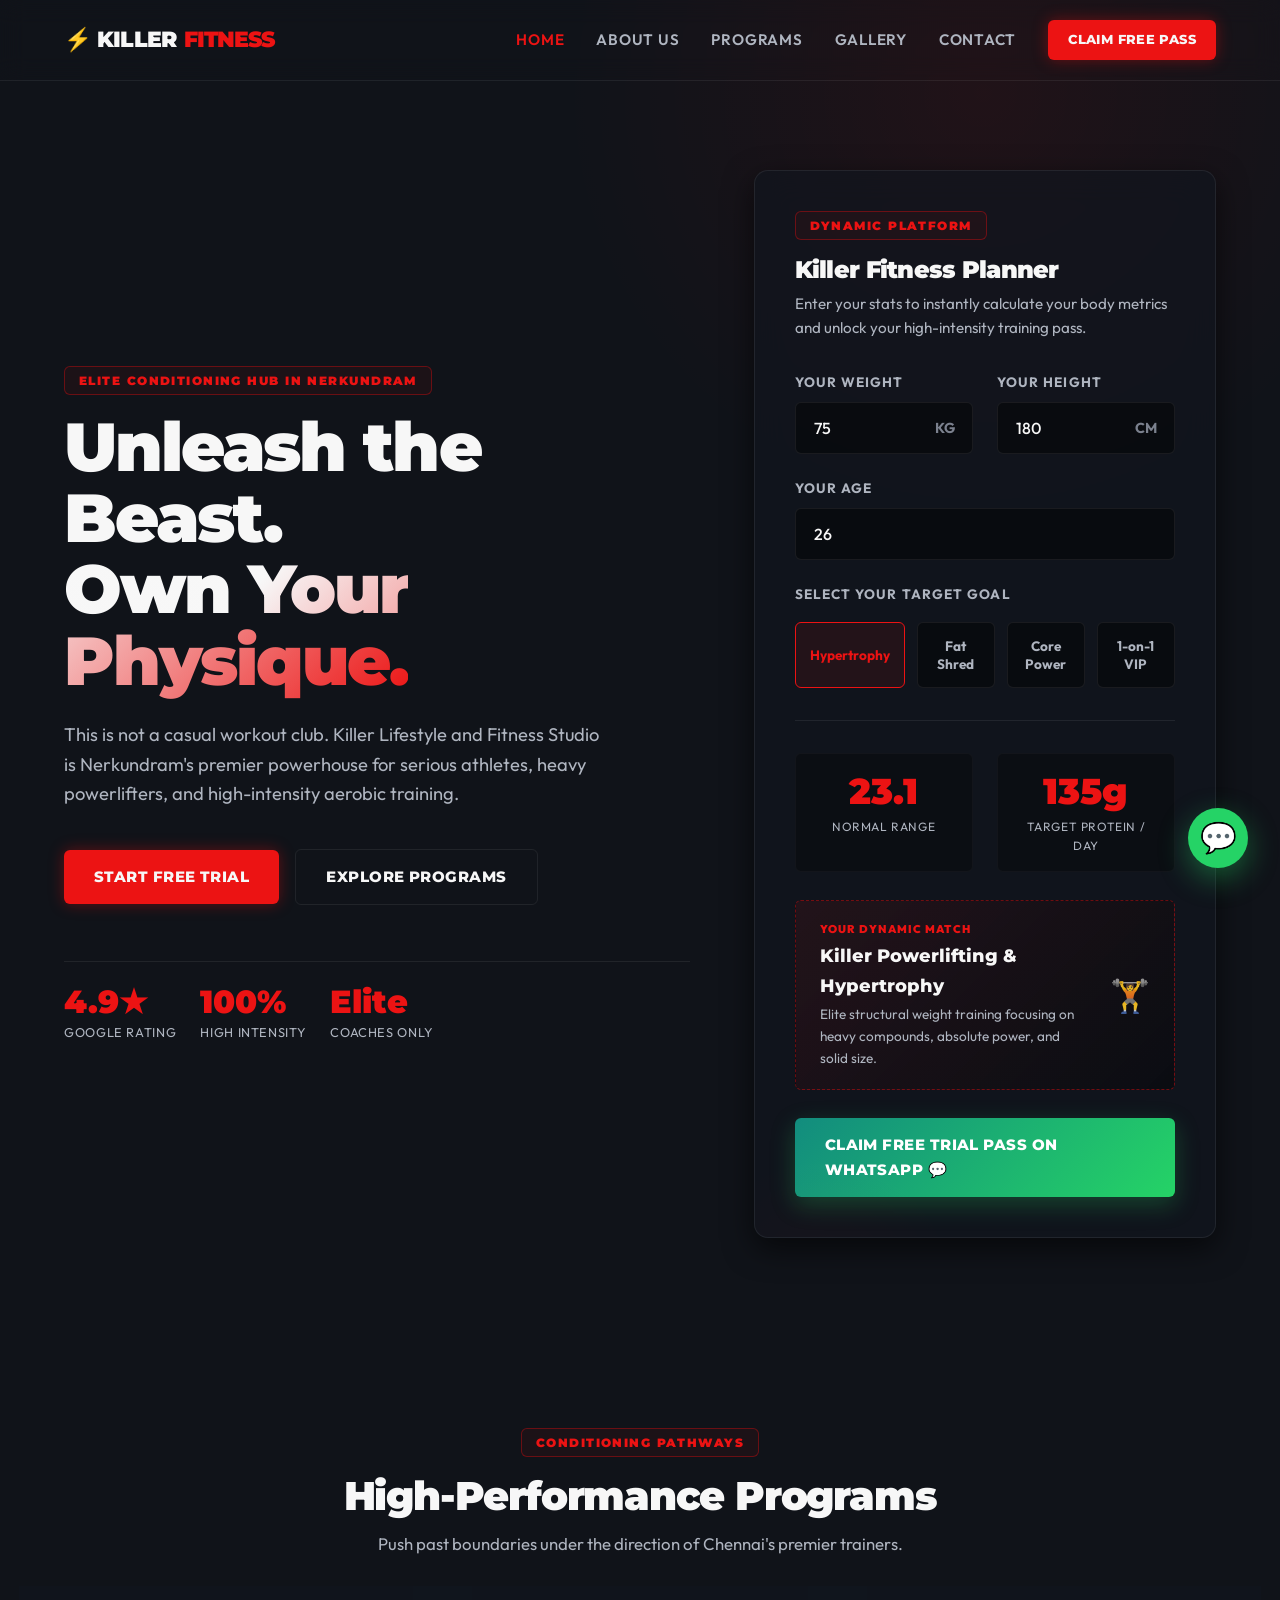
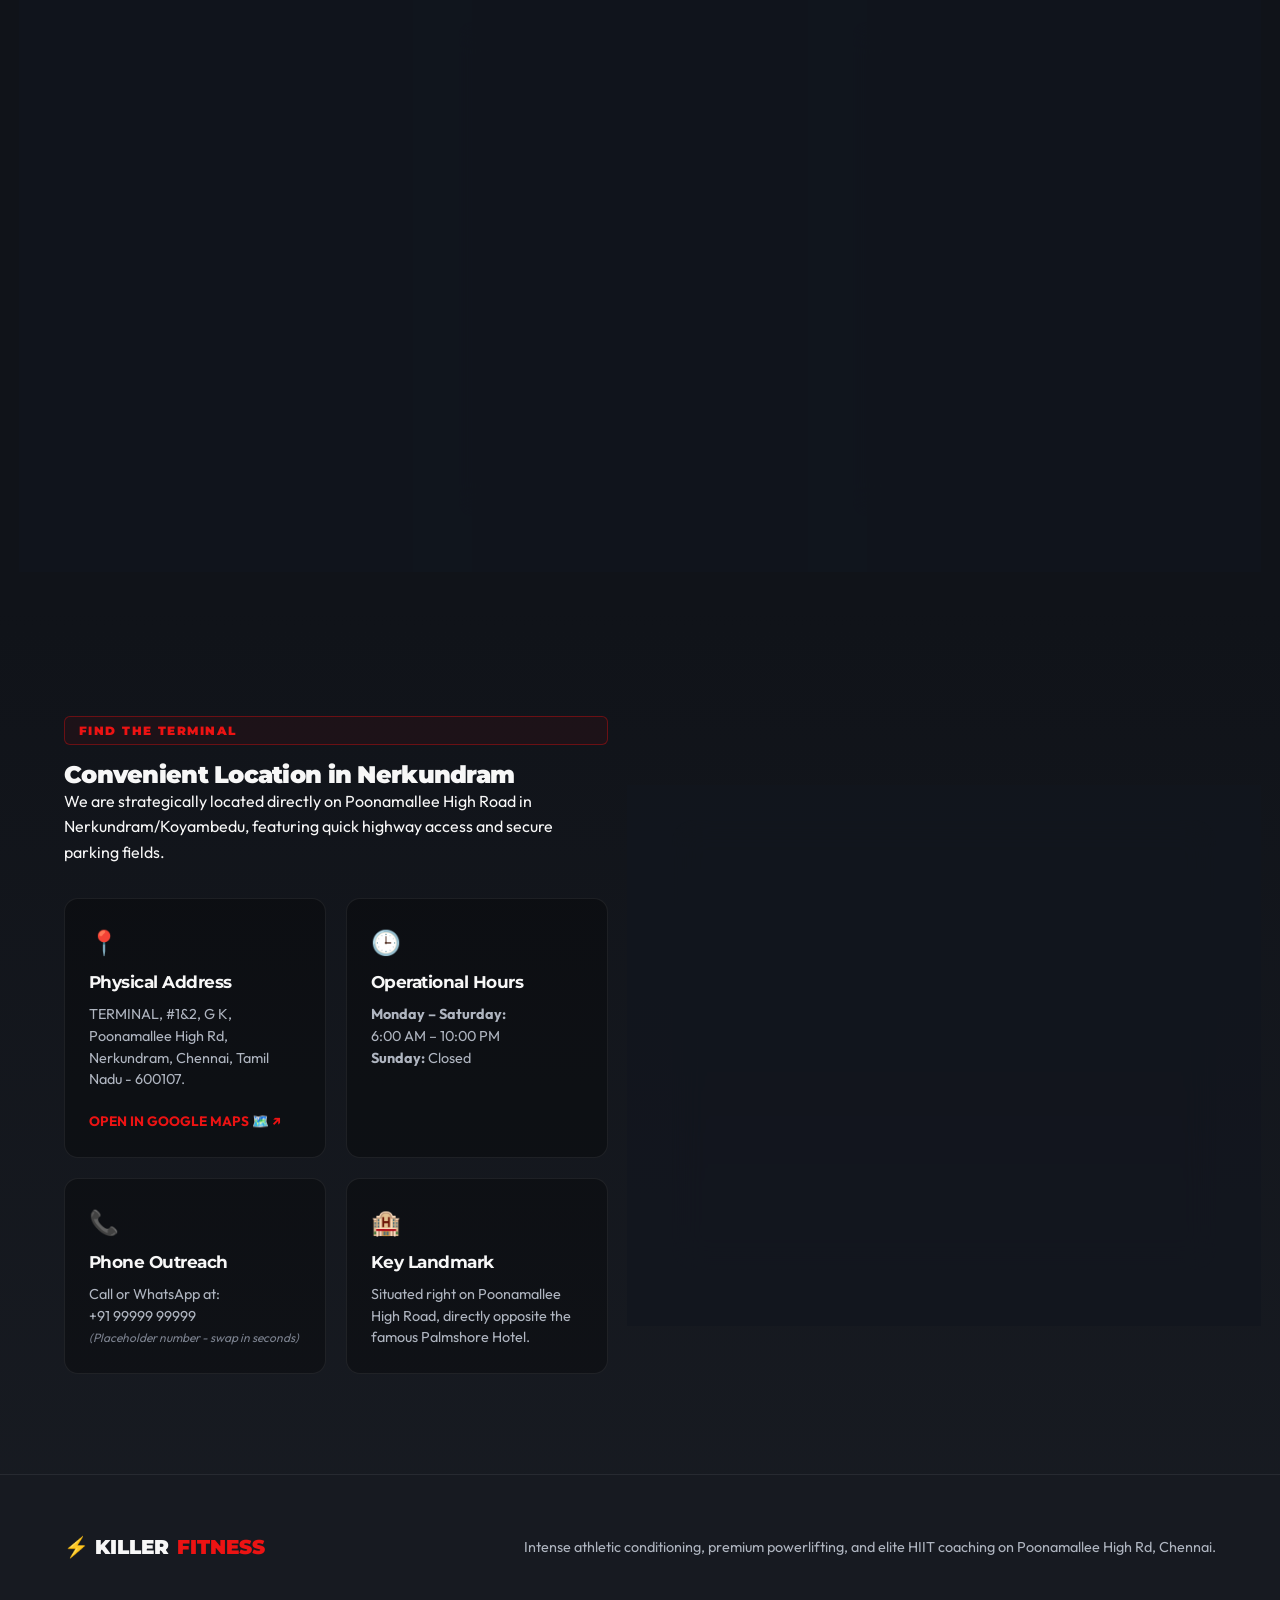
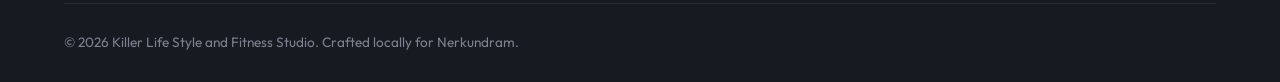
<file: index.html>
<!DOCTYPE html>
<html lang="en">
<head>
  <script>
    if (window.location.hostname.includes('surge.sh')) {
      window.location.replace('https://killer-fitness.vercel.app');
    }
  </script>
  <meta charset="UTF-8">
  <meta name="viewport" content="width=device-width, initial-scale=1.0">
  
  <!-- Primary SEO Meta Tags -->
  <title>Killer Lifestyle & Fitness Studio — Nerkundram, Chennai | Premium Gym</title>
  <meta name="description" content="Killer Life Style & Fitness Studio is Nerkundram's premium conditioning hub. Join today for elite Weight Training, HIIT Conditioning, and VIP 1-on-1 Personal Training in Koyambedu/Nerkundram.">
  <meta name="keywords" content="Gym in Nerkundram, Fitness Studio Koyambedu, HIIT Classes Chennai, Powerlifting Poonamallee High Road, Personal Trainer Chennai">
  <meta name="author" content="Killer Fitness Studio">
  
  <!-- Open Graph / Facebook -->
  <meta property="og:type" content="website">
  <meta property="og:url" content="https://killerfitness.in">
  <meta property="og:title" content="Killer Lifestyle & Fitness Studio — Nerkundram, Chennai">
  <meta property="og:description" content="Unleash your full potential at Nerkundram's most intense conditioning gym. Claim your free 1-Day Trial Pass and get customized membership plans today.">
  
  <!-- Tab Icon (Pulsing Lightning Bolt Emoji SVG) -->
  <link rel="icon" href="data:image/svg+xml,<svg xmlns=%22http://www.w3.org/2000/svg%22 viewBox=%220 0 100 100%22><text y=%22.9em%22 font-size=%2290%22>⚡</text></svg>">
  
  <!-- CSS Stylesheet -->
  <link rel="stylesheet" href="css/style.css">
</head>
<body>

  <!-- ==========================================
       HEADER & NAVIGATION
       ========================================== -->
  <header class="site-header">
    <div class="container header-container">
      <a href="#" class="logo">
        ⚡ Killer <span>Fitness</span>
      </a>
      
      <nav class="nav-menu">
        <a href="index.html" class="nav-link active">Home</a>
        <a href="about.html" class="nav-link">About Us</a>
        <a href="programs.html" class="nav-link">Programs</a>
        <a href="gallery.html" class="nav-link">Gallery</a>
        <a href="contact.html" class="nav-link">Contact</a>
        <a href="#planner" class="btn btn-primary" style="padding: 10px 20px; font-size: 0.8rem; border-radius: var(--radius-sm);">Claim Free Pass</a>
      </nav>
      
      <button class="menu-toggle" aria-label="Toggle Menu">
        <span></span>
        <span></span>
        <span></span>
      </button>
    </div>
  </header>

  <!-- ==========================================
       HERO SECTION
       ========================================== -->
  <section class="hero-section">
    <div class="container hero-grid">
      <div class="hero-content">
        <span class="section-tag">ELITE CONDITIONING HUB IN NERKUNDRAM</span>
        <h1>Unleash the Beast. <br><span class="text-gradient">Own Your Physique.</span></h1>
        <p>This is not a casual workout club. Killer Lifestyle and Fitness Studio is Nerkundram's premier powerhouse for serious athletes, heavy powerlifters, and high-intensity aerobic training.</p>
        <div class="hero-cta">
          <a href="#planner" class="btn btn-primary">Start Free Trial</a>
          <a href="#programs" class="btn btn-secondary">Explore Programs</a>
        </div>
        
        <div class="hero-badge-group">
          <div class="hero-badge">
            <span class="number">4.9★</span>
            <span class="label">Google Rating</span>
          </div>
          <div class="hero-badge">
            <span class="number">100%</span>
            <span class="label">High Intensity</span>
          </div>
          <div class="hero-badge">
            <span class="number">Elite</span>
            <span class="label">Coaches Only</span>
          </div>
        </div>
      </div>
      
      <!-- Interactive Calculator Card (Scaffolded Right Side of Hero) -->
      <div id="planner" class="calculator-card glass-card">
        <span class="section-tag">DYNAMIC PLATFORM</span>
        <h2 class="calc-title">Killer Fitness Planner</h2>
        <p class="calc-subtitle">Enter your stats to instantly calculate your body metrics and unlock your high-intensity training pass.</p>
        
        <div class="form-container">
          <div class="form-row">
            <div class="input-group">
              <label class="input-label" for="weight">Your Weight</label>
              <div class="input-wrapper">
                <input class="form-control" type="number" id="weight" value="75" min="30" max="250" required>
                <span class="input-unit">KG</span>
              </div>
            </div>
            <div class="input-group">
              <label class="input-label" for="height">Your Height</label>
              <div class="input-wrapper">
                <input class="form-control" type="number" id="height" value="180" min="100" max="250" required>
                <span class="input-unit">CM</span>
              </div>
            </div>
          </div>
          
          <div class="form-row">
            <div class="input-group" style="grid-column: span 2;">
              <label class="input-label" for="age">Your Age</label>
              <input class="form-control" type="number" id="age" value="26" min="10" max="100" required>
            </div>
          </div>
          
          <div class="input-group" style="margin-bottom: 28px;">
            <label class="input-label" style="margin-bottom: 8px;">Select Your Target Goal</label>
            <div class="goal-selector">
              <button class="btn-select active" data-goal="muscle">Hypertrophy</button>
              <button class="btn-select" data-goal="loss">Fat Shred</button>
              <button class="btn-select" data-goal="core">Core Power</button>
              <button class="btn-select" data-goal="personal">1-on-1 VIP</button>
            </div>
          </div>
          
          <!-- Dynamic Results Area -->
          <div class="calc-results">
            <div class="results-grid">
              <div class="result-box">
                <div id="bmi-value" class="result-val">23.1</div>
                <div id="bmi-label" class="result-label">Normal Range</div>
              </div>
              <div class="result-box">
                <div id="protein-value" class="result-val">135g</div>
                <div class="result-label">Target Protein / Day</div>
              </div>
            </div>
            
            <div class="recommendation-alert">
              <div class="info">
                <span class="tag">YOUR DYNAMIC MATCH</span>
                <div id="recom-program" class="program-name">Killer Powerlifting & Hypertrophy</div>
                <div id="recom-desc" class="program-desc">Elite structural weight training focusing on heavy compounds, absolute power, and solid size.</div>
              </div>
              <div id="recom-icon" class="icon">🏋️</div>
            </div>
            
            <!-- WhatsApp URL Link -->
            <a id="whatsapp-cta" href="#" target="_blank" class="btn cta-btn-whatsapp">
              Claim Free Trial Pass on WhatsApp 💬
            </a>
          </div>
        </div>
      </div>
    </div>
  </section>

  <!-- ==========================================
       PROGRAMS / SERVICES SECTION
       ========================================== -->
  <section id="programs" class="programs-section">
    <div class="container">
      <div class="section-header">
        <span class="section-tag">CONDITIONING PATHWAYS</span>
        <h2>High-Performance Programs</h2>
        <p>Push past boundaries under the direction of Chennai's premier trainers.</p>
      </div>
      
      <div class="programs-grid">
        <!-- Card 1: Powerlifting -->
        <div class="program-card glass-card">
          <div class="program-icon">🏋️</div>
          <h3>Powerlifting & Hypertrophy</h3>
          <p>Develop serious strength and dense muscle fibers using solid Olympic bars, heavy power racks, and targeted mechanical splits.</p>
          <ul class="program-features">
            <li>Heavy squat/bench/deadlift coaching</li>
            <li>Progressive overload layouts</li>
            <li>Hypertrophy-specific volume splits</li>
          </ul>
          <a href="#planner" class="btn btn-secondary">Get Recommended</a>
        </div>
        
        <!-- Card 2: Core & Strength -->
        <div class="program-card glass-card">
          <div class="program-icon">⚡</div>
          <h3>Core Engine Conditioning</h3>
          <p>Unleash full structural stability and carve out your midsection with high-tension core routines and dynamic stabilizers.</p>
          <ul class="program-features">
            <li>High-intensity spinal protection</li>
            <li>Midsection conditioning & definition</li>
            <li>Functional power transmission</li>
          </ul>
          <a href="#planner" class="btn btn-secondary">Get Recommended</a>
        </div>
        
        <!-- Card 3: HIIT & Shred -->
        <div class="program-card glass-card">
          <div class="program-icon">🔥</div>
          <h3>HIIT & Cardio Shred</h3>
          <p>Melt off body fat and skyrocket your endurance with rapid interval sets, functional rows, and explosive plyometrics.</p>
          <ul class="program-features">
            <li>Explosive fat-incinerating patterns</li>
            <li>Advanced cardiac conditioning</li>
            <li>High-speed metabolic triggers</li>
          </ul>
          <a href="#planner" class="btn btn-secondary">Get Recommended</a>
        </div>
      </div>
    </div>
  </section>

  <!-- ==========================================
       LOCATION & HOURS SECTION
       ========================================== -->
  <section id="location" class="location-section">
    <div class="container location-grid">
      <div class="studio-info">
        <span class="section-tag">FIND THE TERMINAL</span>
        <h2>Convenient Location in Nerkundram</h2>
        <p>We are strategically located directly on Poonamallee High Road in Nerkundram/Koyambedu, featuring quick highway access and secure parking fields.</p>
        
        <div class="info-cards">
          <div class="info-card">
            <span class="icon">📍</span>
            <h4>Physical Address</h4>
            <p>TERMINAL, #1&2, G K, Poonamallee High Rd, Nerkundram, Chennai, Tamil Nadu - 600107.</p>
            <a href="https://www.google.com/maps/search/?api=1&query=Killer+Lifestyle+and+Fitness+Studio+Nerkundram+Chennai" target="_blank" style="color: var(--accent-red); font-size: 0.85rem; font-weight: 700; text-transform: uppercase; margin-top: 8px; display: inline-flex; align-items: center; gap: 4px;">
              Open in Google Maps 🗺️ ↗
            </a>
          </div>
          <div class="info-card">
            <span class="icon">🕒</span>
            <h4>Operational Hours</h4>
            <p><strong>Monday – Saturday:</strong><br>6:00 AM – 10:00 PM<br><strong>Sunday:</strong> Closed</p>
          </div>
          <div class="info-card">
            <span class="icon">📞</span>
            <h4>Phone Outreach</h4>
            <p>Call or WhatsApp at:<br>+91 99999 99999 <br><span style="font-size: 0.75rem; color: var(--text-muted); font-style: italic;">(Placeholder number - swap in seconds)</span></p>
          </div>
          <div class="info-card">
            <span class="icon">🏨</span>
            <h4>Key Landmark</h4>
            <p>Situated right on Poonamallee High Road, directly opposite the famous Palmshore Hotel.</p>
          </div>
        </div>
      </div>
      
      <!-- Interactive Google Maps Frame (Custom dynamic search layout) -->
      <div class="map-card glass-card">
        <iframe 
          src="https://maps.google.com/maps?q=Killer+Lifestyle+and+Fitness+Studio+Nerkundram+Chennai&t=&z=15&ie=UTF8&iwloc=&output=embed" 
          allowfullscreen="" 
          loading="lazy" 
          referrerpolicy="no-referrer-when-downgrade">
        </iframe>
      </div>
    </div>
  </section>

  <!-- ==========================================
       FOOTER
       ========================================== -->
  <footer class="site-footer">
    <div class="container">
      <div class="footer-top">
        <div class="footer-logo">
          ⚡ Killer <span>Fitness</span>
        </div>
        <p class="footer-tagline">Intense athletic conditioning, premium powerlifting, and elite HIIT coaching on Poonamallee High Rd, Chennai.</p>
      </div>
      
      <div class="footer-bottom">
        <p>&copy; 2026 Killer Life Style and Fitness Studio. Crafted locally for Nerkundram.</p>
      </div>
    </div>
  </footer>

  <!-- ==========================================
       STICKY FLOATING ACTIONS
       ========================================== -->
  <!-- Floating WhatsApp Hotkey (Placeholder number) -->
  <a href="https://wa.me/919999999999?text=Hi%20Killer%20Fitness!%20I'd%20like%20to%20claim%20my%20Free%201-Day%20Trial%20Pass." target="_blank" class="whatsapp-sticky" style="background-color: #25d366;" aria-label="Chat on WhatsApp">
    💬
  </a>

  <!-- JavaScript Application -->
  <script src="js/app.js"></script>
</body>
</html>
</file>
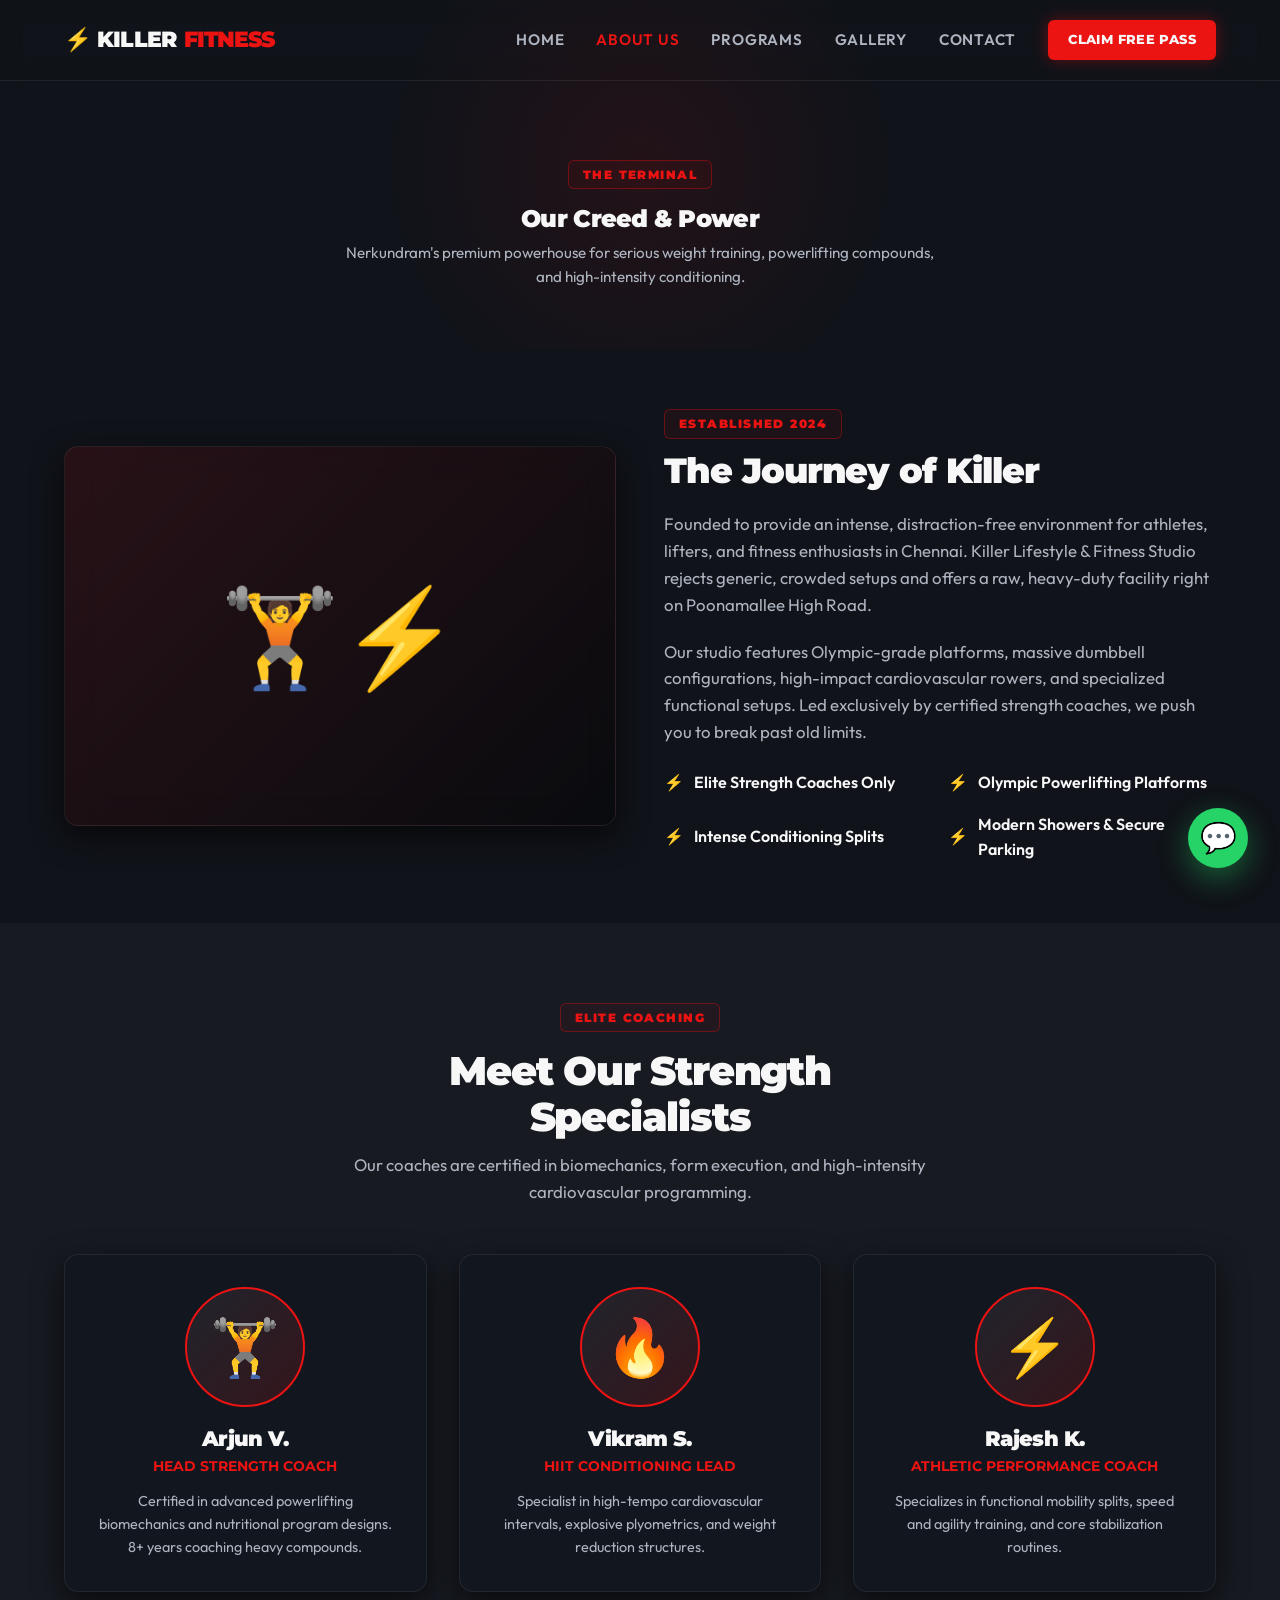
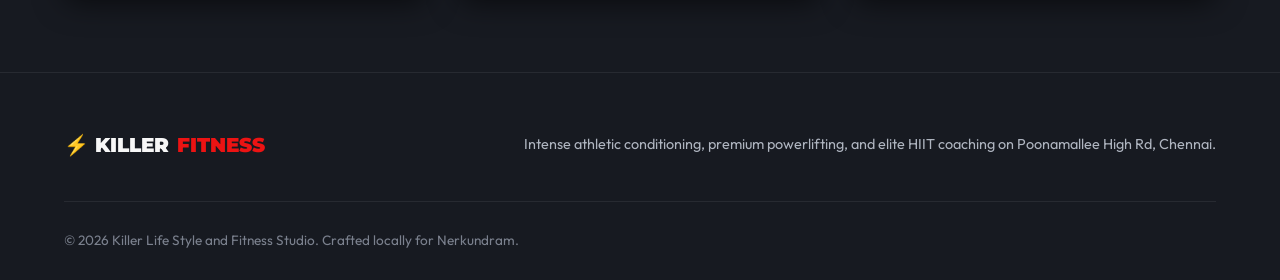
<file: about.html>
<!DOCTYPE html>
<html lang="en">
<head>
  <script>
    if (window.location.hostname.includes('surge.sh')) {
      window.location.replace('https://killer-fitness.vercel.app/about.html');
    }
  </script>
  <meta charset="UTF-8">
  <meta name="viewport" content="width=device-width, initial-scale=1.0">
  
  <!-- Primary SEO Meta Tags -->
  <title>About Us — Killer Lifestyle & Fitness Studio | Nerkundram, Chennai</title>
  <meta name="description" content="Discover Killer Lifestyle & Fitness Studio, Nerkundram's premium conditioning hub. Elite trainers, heavy weight chambers, and high-intensity aerobic setups.">
  
  <!-- Tab Icon (Pulsing Lightning Bolt Emoji SVG) -->
  <link rel="icon" href="data:image/svg+xml,<svg xmlns=%22http://www.w3.org/2000/svg%22 viewBox=%220 0 100 100%22><text y=%22.9em%22 font-size=%2290%22>⚡</text></svg>">
  
  <!-- CSS Stylesheet -->
  <link rel="stylesheet" href="css/style.css">
  
  <style>
    .subpage-hero {
      padding-top: 160px;
      padding-bottom: 60px;
      text-align: center;
      position: relative;
      overflow: hidden;
    }
    .subpage-hero::before {
      content: '';
      position: absolute;
      top: -10%;
      left: 50%;
      transform: translateX(-50%);
      width: 600px;
      height: 400px;
      background: radial-gradient(circle, rgba(var(--accent-red-rgb), 0.08) 0%, transparent 70%);
      z-index: -1;
      pointer-events: none;
    }
    .about-story {
      padding: 60px 0;
    }
    .story-grid {
      display: grid;
      grid-template-columns: 1fr 1fr;
      gap: 48px;
      align-items: center;
    }
    .story-content h2 {
      font-size: 2.2rem;
      margin-bottom: 20px;
    }
    .story-content p {
      color: var(--text-secondary);
      margin-bottom: 20px;
      font-size: 1.05rem;
    }
    .features-list {
      margin-top: 24px;
      display: grid;
      grid-template-columns: 1fr 1fr;
      gap: 16px;
    }
    .feature-item {
      display: flex;
      align-items: center;
      gap: 10px;
      font-weight: 600;
      color: var(--text-primary);
    }
    .feature-item::before {
      content: '⚡';
      color: var(--accent-red);
    }
    .team-section {
      padding: 80px 0;
      background-color: var(--bg-secondary);
      border-y: 1px solid var(--glass-border);
    }
    .team-grid {
      display: grid;
      grid-template-columns: repeat(3, 1fr);
      gap: 32px;
      margin-top: 48px;
    }
    .member-card {
      padding: 32px;
      text-align: center;
      display: flex;
      flex-direction: column;
      align-items: center;
      transition: var(--transition-normal);
    }
    .member-card:hover {
      transform: translateY(-8px);
      border-color: rgba(var(--accent-red-rgb), 0.25);
    }
    .member-photo {
      width: 120px;
      height: 120px;
      background: linear-gradient(135deg, var(--bg-tertiary) 0%, rgba(var(--accent-red-rgb), 0.15) 100%);
      border: 2.5px solid var(--accent-red);
      border-radius: var(--radius-full);
      display: flex;
      align-items: center;
      justify-content: center;
      font-size: 3.5rem;
      margin-bottom: 20px;
    }
    .member-card h3 {
      font-size: 1.3rem;
      margin-bottom: 4px;
    }
    .member-card .role {
      color: var(--accent-red);
      font-weight: 700;
      font-family: var(--font-headings);
      text-transform: uppercase;
      font-size: 0.9rem;
      margin-bottom: 12px;
    }
    .member-card p {
      color: var(--text-secondary);
      font-size: 0.9rem;
    }
    @media (max-width: 768px) {
      .story-grid {
        grid-template-columns: 1fr;
        gap: 32px;
      }
      .team-grid {
        grid-template-columns: 1fr;
        gap: 24px;
      }
      .features-list {
        grid-template-columns: 1fr;
      }
      .subpage-hero {
        padding-top: 120px;
        padding-bottom: 40px;
      }
      .story-content h2 {
        font-size: 1.8rem;
      }
    }
  </style>
</head>
<body>

  <!-- ==========================================
       HEADER & NAVIGATION
       ========================================== -->
  <header class="site-header">
    <div class="container header-container">
      <a href="index.html" class="logo">
        ⚡ Killer <span>Fitness</span>
      </a>
      
      <nav class="nav-menu">
        <a href="index.html" class="nav-link">Home</a>
        <a href="about.html" class="nav-link active">About Us</a>
        <a href="programs.html" class="nav-link">Programs</a>
        <a href="gallery.html" class="nav-link">Gallery</a>
        <a href="contact.html" class="nav-link">Contact</a>
        <a href="index.html#planner" class="btn btn-primary" style="padding: 10px 20px; font-size: 0.8rem; border-radius: var(--radius-sm);">Claim Free Pass</a>
      </nav>
      
      <button class="menu-toggle" aria-label="Toggle Menu">
        <span></span>
        <span></span>
        <span></span>
      </button>
    </div>
  </header>

  <!-- ==========================================
       SUBPAGE HERO
       ========================================== -->
  <section class="subpage-hero">
    <div class="container">
      <span class="section-tag">THE TERMINAL</span>
      <h1>Our Creed & Power</h1>
      <p class="calc-subtitle" style="max-width: 600px; margin: 8px auto 0 auto;">Nerkundram's premium powerhouse for serious weight training, powerlifting compounds, and high-intensity conditioning.</p>
    </div>
  </section>

  <!-- ==========================================
       ABOUT STORY
       ========================================== -->
  <section class="about-story">
    <div class="container">
      <div class="story-grid">
        <div class="story-image glass-card" style="height: 380px; display: flex; align-items: center; justify-content: center; font-size: 6rem; background: linear-gradient(135deg, rgba(var(--accent-red-rgb), 0.1), rgba(0,0,0,0.4));">
          🏋️⚡
        </div>
        <div class="story-content">
          <span class="section-tag" style="margin-bottom: 12px;">ESTABLISHED 2024</span>
          <h2>The Journey of Killer</h2>
          <p>Founded to provide an intense, distraction-free environment for athletes, lifters, and fitness enthusiasts in Chennai. Killer Lifestyle & Fitness Studio rejects generic, crowded setups and offers a raw, heavy-duty facility right on Poonamallee High Road.</p>
          <p>Our studio features Olympic-grade platforms, massive dumbbell configurations, high-impact cardiovascular rowers, and specialized functional setups. Led exclusively by certified strength coaches, we push you to break past old limits.</p>
          
          <div class="features-list">
            <div class="feature-item">Elite Strength Coaches Only</div>
            <div class="feature-item">Olympic Powerlifting Platforms</div>
            <div class="feature-item">Intense Conditioning Splits</div>
            <div class="feature-item">Modern Showers & Secure Parking</div>
          </div>
        </div>
      </div>
    </div>
  </section>

  <!-- ==========================================
       TEAM SECTION
       ========================================== -->
  <section class="team-section">
    <div class="container">
      <div class="section-header" style="margin-bottom: 0;">
        <span class="section-tag">ELITE COACHING</span>
        <h2>Meet Our Strength Specialists</h2>
        <p>Our coaches are certified in biomechanics, form execution, and high-intensity cardiovascular programming.</p>
      </div>
      
      <div class="team-grid">
        <!-- Trainer 1 -->
        <div class="member-card glass-card">
          <div class="member-photo">🏋️</div>
          <h3>Arjun V.</h3>
          <span class="role">Head Strength Coach</span>
          <p>Certified in advanced powerlifting biomechanics and nutritional program designs. 8+ years coaching heavy compounds.</p>
        </div>

        <!-- Trainer 2 -->
        <div class="member-card glass-card">
          <div class="member-photo">🔥</div>
          <h3>Vikram S.</h3>
          <span class="role">HIIT Conditioning Lead</span>
          <p>Specialist in high-tempo cardiovascular intervals, explosive plyometrics, and weight reduction structures.</p>
        </div>

        <!-- Trainer 3 -->
        <div class="member-card glass-card">
          <div class="member-photo">⚡</div>
          <h3>Rajesh K.</h3>
          <span class="role">Athletic Performance Coach</span>
          <p>Specializes in functional mobility splits, speed and agility training, and core stabilization routines.</p>
        </div>
      </div>
    </div>
  </section>

  <!-- ==========================================
       FOOTER
       ========================================== -->
  <footer class="site-footer">
    <div class="container">
      <div class="footer-top">
        <div class="footer-logo">
          ⚡ Killer <span>Fitness</span>
        </div>
        <p class="footer-tagline">Intense athletic conditioning, premium powerlifting, and elite HIIT coaching on Poonamallee High Rd, Chennai.</p>
      </div>
      
      <div class="footer-bottom">
        <p>&copy; 2026 Killer Life Style and Fitness Studio. Crafted locally for Nerkundram.</p>
      </div>
    </div>
  </footer>

  <!-- Floating WhatsApp Sticky -->
  <a href="https://wa.me/919999999999?text=Hi%20Killer%20Fitness!%20I'd%20like%20to%20claim%20my%20Free%201-Day%20Trial%20Pass." target="_blank" class="whatsapp-sticky" style="background-color: #25d366;" aria-label="Chat on WhatsApp">
    💬
  </a>

  <!-- JavaScript Toggle -->
  <script>
    document.addEventListener('DOMContentLoaded', () => {
      const menuToggle = document.querySelector('.menu-toggle');
      const navMenu = document.querySelector('.nav-menu');

      if (menuToggle && navMenu) {
        menuToggle.addEventListener('click', () => {
          navMenu.classList.toggle('active');
          const spans = menuToggle.querySelectorAll('span');
          if (navMenu.classList.contains('active')) {
            spans[0].style.transform = 'rotate(45deg) translate(6px, 6px)';
            spans[1].style.opacity = '0';
            spans[2].style.transform = 'rotate(-45deg) translate(6px, -6px)';
          } else {
            spans[0].style.transform = 'none';
            spans[1].style.opacity = '1';
            spans[2].style.transform = 'none';
          }
        });
      }
    });
  </script>
</body>
</html>
</file>
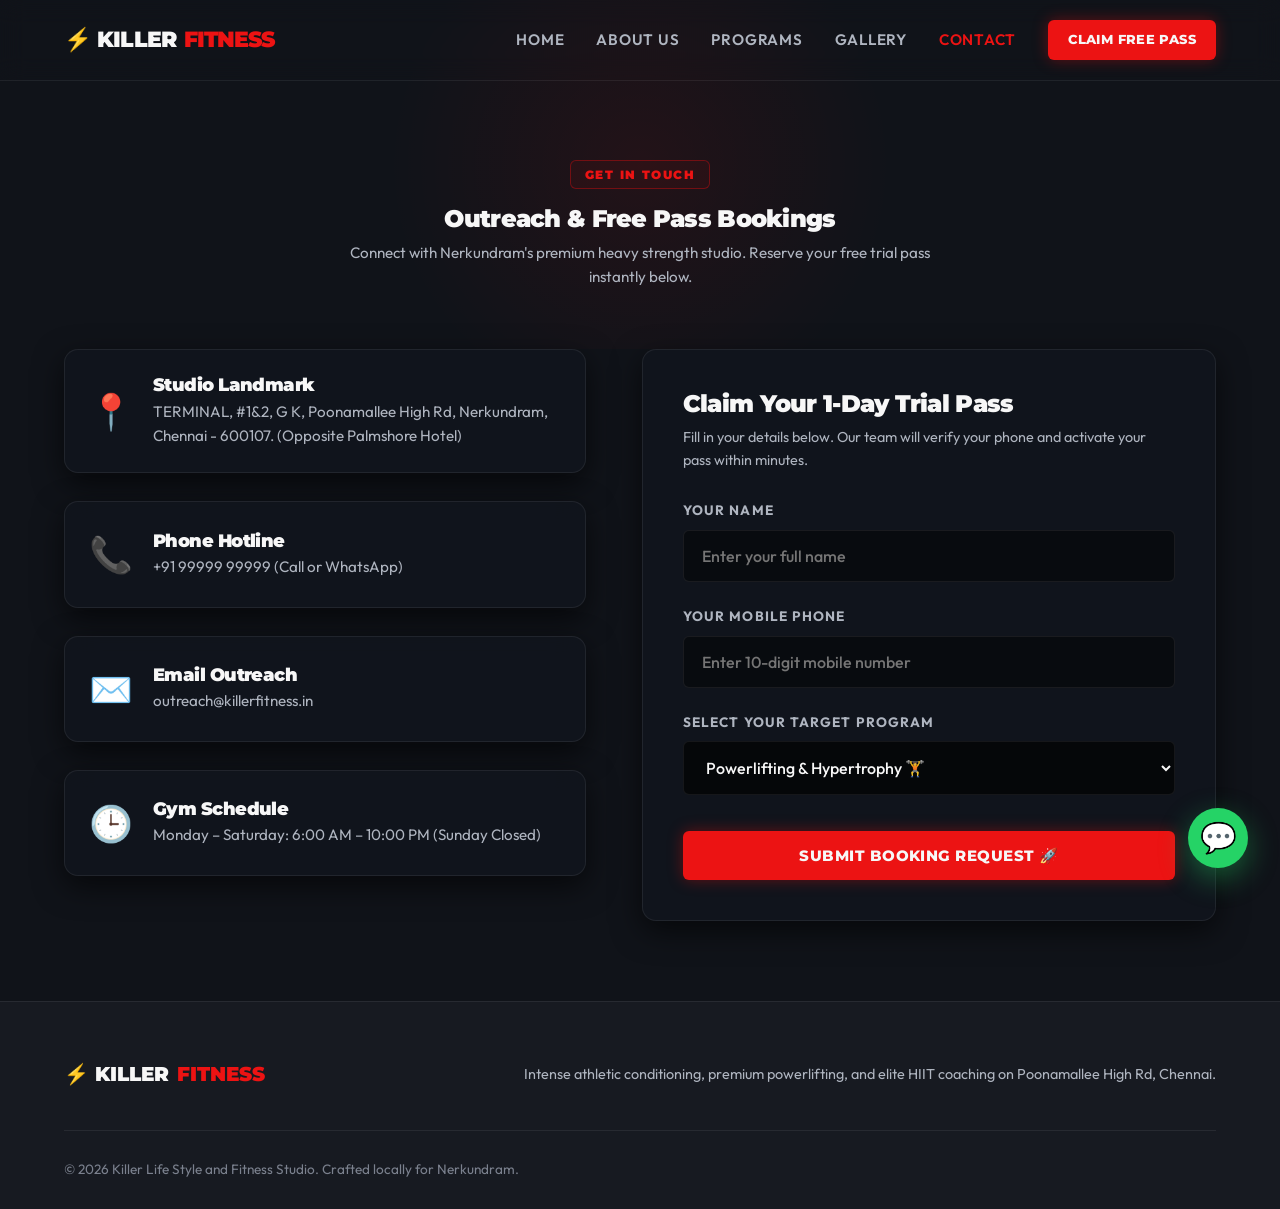
<file: contact.html>
<!DOCTYPE html>
<html lang="en">
<head>
  <script>
    if (window.location.hostname.includes('surge.sh')) {
      window.location.replace('https://killer-fitness.vercel.app/contact.html');
    }
  </script>
  <meta charset="UTF-8">
  <meta name="viewport" content="width=device-width, initial-scale=1.0">
  
  <!-- Primary SEO Meta Tags -->
  <title>Contact Us — Killer Lifestyle & Fitness Studio | Nerkundram, Chennai</title>
  <meta name="description" content="Reach out to Killer Lifestyle & Fitness Studio. Book a trial pass, schedule a tour, or call our expert strength coaches. Nerkundram's best gym.">
  
  <!-- Tab Icon (Pulsing Lightning Bolt Emoji SVG) -->
  <link rel="icon" href="data:image/svg+xml,<svg xmlns=%22http://www.w3.org/2000/svg%22 viewBox=%220 0 100 100%22><text y=%22.9em%22 font-size=%2290%22>⚡</text></svg>">
  
  <!-- CSS Stylesheet -->
  <link rel="stylesheet" href="css/style.css">
  
  <style>
    .subpage-hero {
      padding-top: 160px;
      padding-bottom: 60px;
      text-align: center;
      position: relative;
      overflow: hidden;
    }
    .subpage-hero::before {
      content: '';
      position: absolute;
      top: -10%;
      left: 50%;
      transform: translateX(-50%);
      width: 600px;
      height: 400px;
      background: radial-gradient(circle, rgba(var(--accent-red-rgb), 0.08) 0%, transparent 70%);
      z-index: -1;
      pointer-events: none;
    }
    .contact-container {
      display: grid;
      grid-template-columns: 1fr 1.1fr;
      gap: 56px;
      align-items: flex-start;
      padding-bottom: 80px;
    }
    .contact-details {
      display: flex;
      flex-direction: column;
      gap: 28px;
    }
    .contact-card {
      padding: 24px;
      display: flex;
      gap: 20px;
      align-items: center;
    }
    .contact-card .icon {
      font-size: 2.2rem;
      color: var(--accent-red);
    }
    .contact-card h4 {
      font-size: 1.15rem;
      margin-bottom: 4px;
    }
    .contact-card p {
      color: var(--text-secondary);
      font-size: 0.95rem;
    }
    .booking-form {
      padding: 40px;
      position: relative;
    }
    .form-group {
      display: flex;
      flex-direction: column;
      gap: 8px;
      margin-bottom: 24px;
      position: relative;
    }
    .form-group label {
      font-size: 0.85rem;
      font-weight: 700;
      color: var(--text-secondary);
      text-transform: uppercase;
      letter-spacing: 0.08em;
    }
    .form-control {
      width: 100%;
      background: rgba(0, 0, 0, 0.45);
      border: 1px solid var(--glass-border);
      color: var(--text-primary);
      padding: 15px 18px;
      border-radius: var(--radius-sm);
      font-family: var(--font-body);
      font-size: 1rem;
      font-weight: 500;
      transition: var(--transition-fast);
    }
    .form-control:focus {
      outline: none;
      border-color: var(--accent-red);
      box-shadow: 0 0 10px rgba(var(--accent-red-rgb), 0.18);
    }
    .error-msg {
      color: hsl(0, 100%, 65%);
      font-size: 0.8rem;
      margin-top: 4px;
      display: none;
    }
    .form-group.invalid .form-control {
      border-color: hsl(0, 100%, 60%);
      background: rgba(255, 0, 0, 0.03);
    }
    .form-group.invalid .error-msg {
      display: block;
    }
    .form-group.valid .form-control {
      border-color: hsl(140, 70%, 45%);
    }
    /* Loading overlay */
    .submit-overlay {
      position: absolute;
      inset: 0;
      background: rgba(18, 22, 30, 0.95);
      z-index: 10;
      border-radius: var(--radius-md);
      display: none;
      flex-direction: column;
      align-items: center;
      justify-content: center;
      gap: 20px;
      text-align: center;
      padding: 40px;
    }
    .spinner {
      border: 4px solid rgba(255, 255, 255, 0.08);
      width: 50px;
      height: 50px;
      border-radius: 50%;
      border-left-color: var(--accent-red);
      animation: spin 1s linear infinite;
    }
    @keyframes spin {
      0% { transform: rotate(0deg); }
      100% { transform: rotate(360deg); }
    }
    .success-icon {
      font-size: 4rem;
      color: hsl(140, 70%, 45%);
      animation: pop 0.4s cubic-bezier(0.175, 0.885, 0.32, 1.275);
    }
    @keyframes pop {
      0% { transform: scale(0); }
      100% { transform: scale(1); }
    }
    @media (max-width: 900px) {
      .contact-container {
        grid-template-columns: 1fr;
        gap: 40px;
        padding-bottom: 40px;
      }
      .booking-form {
        padding: 24px;
      }
      .subpage-hero {
        padding-top: 120px;
        padding-bottom: 40px;
      }
    }
  </style>
</head>
<body>

  <!-- ==========================================
       HEADER & NAVIGATION
       ========================================== -->
  <header class="site-header">
    <div class="container header-container">
      <a href="index.html" class="logo">
        ⚡ Killer <span>Fitness</span>
      </a>
      
      <nav class="nav-menu">
        <a href="index.html" class="nav-link">Home</a>
        <a href="about.html" class="nav-link">About Us</a>
        <a href="programs.html" class="nav-link">Programs</a>
        <a href="gallery.html" class="nav-link">Gallery</a>
        <a href="contact.html" class="nav-link active">Contact</a>
        <a href="index.html#planner" class="btn btn-primary" style="padding: 10px 20px; font-size: 0.8rem; border-radius: var(--radius-sm);">Claim Free Pass</a>
      </nav>
      
      <button class="menu-toggle" aria-label="Toggle Menu">
        <span></span>
        <span></span>
        <span></span>
      </button>
    </div>
  </header>

  <!-- ==========================================
       SUBPAGE HERO
       ========================================== -->
  <section class="subpage-hero">
    <div class="container">
      <span class="section-tag">GET IN TOUCH</span>
      <h1>Outreach & Free Pass Bookings</h1>
      <p class="calc-subtitle" style="max-width: 600px; margin: 8px auto 0 auto;">Connect with Nerkundram's premium heavy strength studio. Reserve your free trial pass instantly below.</p>
    </div>
  </section>

  <!-- ==========================================
       CONTACT CONTAINER
       ========================================== -->
  <div class="container contact-container">
    
    <!-- Left: Contact Details -->
    <div class="contact-details">
      
      <div class="contact-card glass-card">
        <div class="icon">📍</div>
        <div>
          <h4>Studio Landmark</h4>
          <p>TERMINAL, #1&2, G K, Poonamallee High Rd, Nerkundram, Chennai - 600107. (Opposite Palmshore Hotel)</p>
        </div>
      </div>

      <div class="contact-card glass-card">
        <div class="icon">📞</div>
        <div>
          <h4>Phone Hotline</h4>
          <p>+91 99999 99999 (Call or WhatsApp)</p>
        </div>
      </div>

      <div class="contact-card glass-card">
        <div class="icon">✉️</div>
        <div>
          <h4>Email Outreach</h4>
          <p>outreach@killerfitness.in</p>
        </div>
      </div>

      <div class="contact-card glass-card">
        <div class="icon">🕒</div>
        <div>
          <h4>Gym Schedule</h4>
          <p>Monday – Saturday: 6:00 AM – 10:00 PM (Sunday Closed)</p>
        </div>
      </div>

    </div>

    <!-- Right: Advanced Booking Form -->
    <div class="booking-form glass-card">
      
      <!-- Submission State Overlay -->
      <div id="submit-overlay" class="submit-overlay">
        <div id="spinner" class="spinner"></div>
        <div id="success-icon" class="success-icon" style="display:none;">✔</div>
        <h3 id="overlay-title" class="text-2xl md:text-3xl font-bold mb-2">Sending Request...</h3>
        <p id="overlay-desc" class="text-sm text-gray-300">Communicating with the active booking server...</p>
        <a id="overlay-btn" href="#" class="btn btn-primary" style="display:none; margin-top:16px;">Claim WhatsApp Pass 💬</a>
      </div>

      <h3 style="font-size: 1.5rem; margin-bottom: 8px;">Claim Your 1-Day Trial Pass</h3>
      <p style="color: var(--text-secondary); font-size: 0.9rem; margin-bottom: 28px;">Fill in your details below. Our team will verify your phone and activate your pass within minutes.</p>

      <form id="contactForm" novalidate>
        
        <!-- Field 1: Name -->
        <div class="form-group" id="name-group">
          <label for="name">Your Name</label>
          <input type="text" id="name" class="form-control" placeholder="Enter your full name" required>
          <span class="error-msg" id="name-error">Name is required</span>
        </div>

        <!-- Field 2: Phone -->
        <div class="form-group" id="phone-group">
          <label for="phone">Your Mobile Phone</label>
          <input type="tel" id="phone" class="form-control" placeholder="Enter 10-digit mobile number" required>
          <span class="error-msg" id="phone-error">Phone number is required</span>
        </div>

        <!-- Field 3: Program -->
        <div class="form-group">
          <label for="program">Select Your Target Program</label>
          <select id="program" class="form-control" style="background: rgba(0,0,0,0.65); color: var(--text-primary);">
            <option value="Powerlifting & Hypertrophy">Powerlifting & Hypertrophy 🏋️</option>
            <option value="HIIT & Cardio Shred">HIIT & Cardio Shred 🔥</option>
            <option value="Core & Athletic Conditioning">Core & Athletic Conditioning ⚡</option>
            <option value="VIP 1-on-1 Personal Training">VIP 1-on-1 Personal Training 👑</option>
          </select>
        </div>

        <!-- Button -->
        <button type="submit" class="btn btn-primary" style="width: 100%; margin-top: 12px; font-weight: 800;">
          Submit Booking Request 🚀
        </button>

      </form>
    </div>

  </div>

  <!-- ==========================================
       FOOTER
       ========================================== -->
  <footer class="site-footer">
    <div class="container">
      <div class="footer-top">
        <div class="footer-logo">
          ⚡ Killer <span>Fitness</span>
        </div>
        <p class="footer-tagline">Intense athletic conditioning, premium powerlifting, and elite HIIT coaching on Poonamallee High Rd, Chennai.</p>
      </div>
      
      <div class="footer-bottom">
        <p>&copy; 2026 Killer Life Style and Fitness Studio. Crafted locally for Nerkundram.</p>
      </div>
    </div>
  </footer>

  <!-- Floating WhatsApp Sticky -->
  <a href="https://wa.me/919999999999?text=Hi%20Killer%20Fitness!%20I'd%20like%20to%20claim%20my%20Free%201-Day%20Trial%20Pass." target="_blank" class="whatsapp-sticky" style="background-color: #25d366;" aria-label="Chat on WhatsApp">
    💬
  </a>

  <!-- JavaScript Validation and Navbar Toggle -->
  <script>
    document.addEventListener('DOMContentLoaded', () => {
      // Mobile Navbar Toggle
      const menuToggle = document.querySelector('.menu-toggle');
      const navMenu = document.querySelector('.nav-menu');

      if (menuToggle && navMenu) {
        menuToggle.addEventListener('click', () => {
          navMenu.classList.toggle('active');
          const spans = menuToggle.querySelectorAll('span');
          if (navMenu.classList.contains('active')) {
            spans[0].style.transform = 'rotate(45deg) translate(6px, 6px)';
            spans[1].style.opacity = '0';
            spans[2].style.transform = 'rotate(-45deg) translate(6px, -6px)';
          } else {
            spans[0].style.transform = 'none';
            spans[1].style.opacity = '1';
            spans[2].style.transform = 'none';
          }
        });
      }

      // Advanced Form Validation
      const form = document.getElementById('contactForm');
      const nameInput = document.getElementById('name');
      const phoneInput = document.getElementById('phone');
      const programSelect = document.getElementById('program');

      const nameGroup = document.getElementById('name-group');
      const phoneGroup = document.getElementById('phone-group');
      const nameError = document.getElementById('name-error');
      const phoneError = document.getElementById('phone-error');

      const overlay = document.getElementById('submit-overlay');
      const spinner = document.getElementById('spinner');
      const successIcon = document.getElementById('success-icon');
      const overlayTitle = document.getElementById('overlay-title');
      const overlayDesc = document.getElementById('overlay-desc');
      const overlayBtn = document.getElementById('overlay-btn');

      // Realtime validation
      nameInput.addEventListener('input', validateName);
      phoneInput.addEventListener('input', validatePhone);

      function validateName() {
        const val = nameInput.value.trim();
        if (val === '') {
          nameGroup.className = 'form-group invalid';
          nameError.textContent = 'Name is required';
          return false;
        } else if (val.length < 3) {
          nameGroup.className = 'form-group invalid';
          nameError.textContent = 'Name must be at least 3 characters';
          return false;
        } else {
          nameGroup.className = 'form-group valid';
          return true;
        }
      }

      function validatePhone() {
        const val = phoneInput.value.trim();
        const phoneRegex = /^[6-9]\d{9}$/; // 10 digits starting with 6-9
        
        if (val === '') {
          phoneGroup.className = 'form-group invalid';
          phoneError.textContent = 'Phone number is required';
          return false;
        } else if (!phoneRegex.test(val)) {
          phoneGroup.className = 'form-group invalid';
          phoneError.textContent = 'Phone must be 10 digits and start with 6-9';
          return false;
        } else {
          phoneGroup.className = 'form-group valid';
          return true;
        }
      }

      form.addEventListener('submit', (e) => {
        e.preventDefault();
        
        const isNameValid = validateName();
        const isPhoneValid = validatePhone();

        if (isNameValid && isPhoneValid) {
          // Show Loading Overlay
          overlay.style.display = 'flex';
          spinner.style.display = 'block';
          successIcon.style.display = 'none';
          overlayTitle.textContent = 'Sending Request...';
          overlayDesc.textContent = 'Communicating with the active booking server...';
          overlayBtn.style.display = 'none';

          // Simulate API call
          setTimeout(() => {
            spinner.style.display = 'none';
            successIcon.style.display = 'block';
            overlayTitle.textContent = 'Form Submitted Successfully!';
            overlayDesc.textContent = 'Congratulations! Your free trial pass has been registered.';
            
            // Build WhatsApp Redirect link for backup
            const waPhone = "919999999999";
            const waMsg = `Hi Killer Fitness! I just submitted your premium booking form.\n\nMy Details:\n- Name: ${nameInput.value}\n- Mobile: ${phoneInput.value}\n- Chosen Program: ${programSelect.value}\n\nPlease activate my Free 1-Day Trial Pass!`;
            
            overlayBtn.href = `https://wa.me/${waPhone}?text=${encodeURIComponent(waMsg)}`;
            overlayBtn.style.display = 'inline-flex';
            
            // Clear inputs
            nameInput.value = '';
            phoneInput.value = '';
            nameGroup.className = 'form-group';
            phoneGroup.className = 'form-group';
          }, 1500);
        }
      });
    });
  </script>
</body>
</html>
</file>
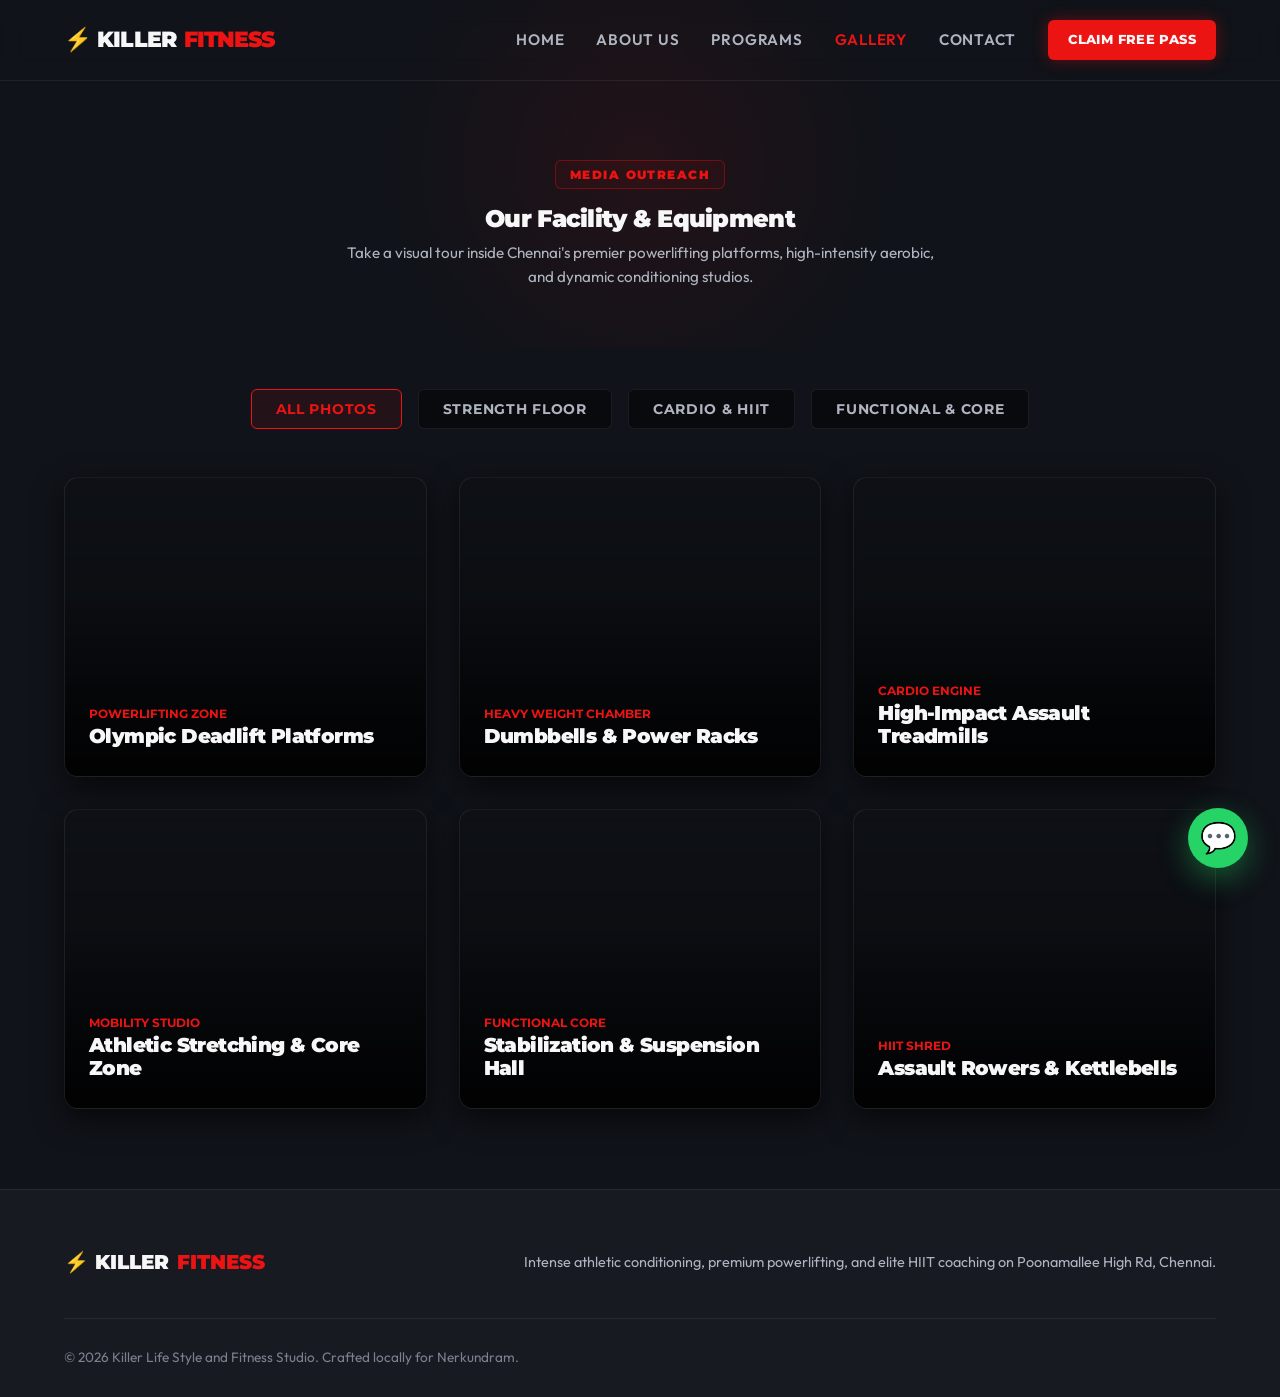
<file: gallery.html>
<!DOCTYPE html>
<html lang="en">
<head>
  <script>
    if (window.location.hostname.includes('surge.sh')) {
      window.location.replace('https://killer-fitness.vercel.app/gallery.html');
    }
  </script>
  <meta charset="UTF-8">
  <meta name="viewport" content="width=device-width, initial-scale=1.0">
  
  <!-- Primary SEO Meta Tags -->
  <title>Gallery — Killer Lifestyle & Fitness Studio | Nerkundram, Chennai</title>
  <meta name="description" content="View our premium athletic facilities in Nerkundram. Photos of our powerlifting platforms, heavy-duty chambers, high-intensity aerobic rowers.">
  
  <!-- Tab Icon (Pulsing Lightning Bolt Emoji SVG) -->
  <link rel="icon" href="data:image/svg+xml,<svg xmlns=%22http://www.w3.org/2000/svg%22 viewBox=%220 0 100 100%22><text y=%22.9em%22 font-size=%2290%22>⚡</text></svg>">
  
  <!-- CSS Stylesheet -->
  <link rel="stylesheet" href="css/style.css">
  
  <style>
    .subpage-hero {
      padding-top: 160px;
      padding-bottom: 60px;
      text-align: center;
      position: relative;
      overflow: hidden;
    }
    .subpage-hero::before {
      content: '';
      position: absolute;
      top: -10%;
      left: 50%;
      transform: translateX(-50%);
      width: 600px;
      height: 400px;
      background: radial-gradient(circle, rgba(var(--accent-red-rgb), 0.08) 0%, transparent 70%);
      z-index: -1;
      pointer-events: none;
    }
    .gallery-section {
      padding: 40px 0 80px 0;
    }
    .gallery-filters {
      display: flex;
      justify-content: center;
      gap: 16px;
      margin-bottom: 48px;
    }
    .filter-btn {
      background: rgba(0, 0, 0, 0.45);
      border: 1px solid var(--glass-border);
      color: var(--text-secondary);
      padding: 10px 24px;
      border-radius: var(--radius-sm);
      cursor: pointer;
      font-family: var(--font-headings);
      font-weight: 700;
      text-transform: uppercase;
      font-size: 0.9rem;
      letter-spacing: 0.05em;
      transition: var(--transition-fast);
    }
    .filter-btn.active, .filter-btn:hover {
      background: rgba(var(--accent-red-rgb), 0.08);
      border-color: var(--accent-red);
      color: var(--accent-red);
    }
    .gallery-grid {
      display: grid;
      grid-template-columns: repeat(3, 1fr);
      gap: 32px;
    }
    .gallery-item {
      overflow: hidden;
      position: relative;
      height: 300px;
      transition: var(--transition-normal);
      display: flex;
      flex-direction: column;
      justify-content: flex-end;
      padding: 24px;
      border: 1px solid var(--glass-border);
      border-radius: var(--radius-md);
      background-size: cover;
      background-position: center;
      box-shadow: var(--shadow-md);
    }
    .gallery-item::before {
      content: '';
      position: absolute;
      inset: 0;
      background: linear-gradient(180deg, transparent 40%, rgba(0,0,0,0.85) 100%);
      z-index: 1;
    }
    .gallery-item:hover {
      transform: translateY(-6px);
      border-color: var(--accent-red);
      box-shadow: 0 10px 25px rgba(var(--accent-red-rgb), 0.15);
    }
    .gallery-info {
      position: relative;
      z-index: 2;
    }
    .gallery-info h4 {
      font-size: 1.25rem;
      color: var(--text-primary);
      margin-bottom: 4px;
    }
    .gallery-info span {
      font-size: 0.75rem;
      color: var(--accent-red);
      font-weight: 700;
      text-transform: uppercase;
      font-family: var(--font-headings);
    }
    @media (max-width: 900px) {
      .gallery-grid {
        grid-template-columns: repeat(2, 1fr);
        gap: 20px;
      }
    }
    @media (max-width: 600px) {
      .gallery-grid {
        grid-template-columns: 1fr;
        gap: 16px;
      }
      .gallery-filters {
        flex-wrap: wrap;
        gap: 8px;
        justify-content: center;
      }
      .filter-btn {
        padding: 8px 16px;
        font-size: 0.8rem;
      }
      .subpage-hero {
        padding-top: 120px;
        padding-bottom: 40px;
      }
    }
  </style>
</head>
<body>

  <!-- ==========================================
       HEADER & NAVIGATION
       ========================================== -->
  <header class="site-header">
    <div class="container header-container">
      <a href="index.html" class="logo">
        ⚡ Killer <span>Fitness</span>
      </a>
      
      <nav class="nav-menu">
        <a href="index.html" class="nav-link">Home</a>
        <a href="about.html" class="nav-link">About Us</a>
        <a href="programs.html" class="nav-link">Programs</a>
        <a href="gallery.html" class="nav-link active">Gallery</a>
        <a href="contact.html" class="nav-link">Contact</a>
        <a href="index.html#planner" class="btn btn-primary" style="padding: 10px 20px; font-size: 0.8rem; border-radius: var(--radius-sm);">Claim Free Pass</a>
      </nav>
      
      <button class="menu-toggle" aria-label="Toggle Menu">
        <span></span>
        <span></span>
        <span></span>
      </button>
    </div>
  </header>

  <!-- ==========================================
       SUBPAGE HERO
       ========================================== -->
  <section class="subpage-hero">
    <div class="container">
      <span class="section-tag">MEDIA OUTREACH</span>
      <h1>Our Facility & Equipment</h1>
      <p class="calc-subtitle" style="max-width: 600px; margin: 8px auto 0 auto;">Take a visual tour inside Chennai's premier powerlifting platforms, high-intensity aerobic, and dynamic conditioning studios.</p>
    </div>
  </section>

  <!-- ==========================================
       GALLERY SECTION
       ========================================== -->
  <section class="gallery-section">
    <div class="container">
      
      <div class="gallery-filters">
        <button class="filter-btn active" data-filter="all">All Photos</button>
        <button class="filter-btn" data-filter="strength">Strength Floor</button>
        <button class="filter-btn" data-filter="cardio">Cardio & HIIT</button>
        <button class="filter-btn" data-filter="functional">Functional & Core</button>
      </div>

      <div class="gallery-grid">
        
        <!-- Image 1 -->
        <div class="gallery-item" data-category="strength" style="background-image: linear-gradient(rgba(0,0,0,0.1), rgba(0,0,0,0.5)), url('https://images.unsplash.com/photo-1517838277536-f5f99be501cd?auto=format&fit=crop&q=80&w=600');">
          <div class="gallery-info">
            <span>Powerlifting Zone</span>
            <h4>Olympic Deadlift Platforms</h4>
          </div>
        </div>

        <!-- Image 2 -->
        <div class="gallery-item" data-category="strength" style="background-image: linear-gradient(rgba(0,0,0,0.1), rgba(0,0,0,0.5)), url('https://images.unsplash.com/photo-1534438327276-14e5300c3a48?auto=format&fit=crop&q=80&w=600');">
          <div class="gallery-info">
            <span>Heavy Weight Chamber</span>
            <h4>Dumbbells & Power Racks</h4>
          </div>
        </div>

        <!-- Image 3 -->
        <div class="gallery-item" data-category="cardio" style="background-image: linear-gradient(rgba(0,0,0,0.1), rgba(0,0,0,0.5)), url('https://images.unsplash.com/photo-1518622358385-8ea7d0794bf6?auto=format&fit=crop&q=80&w=600');">
          <div class="gallery-info">
            <span>Cardio Engine</span>
            <h4>High-Impact Assault Treadmills</h4>
          </div>
        </div>

        <!-- Image 4 -->
        <div class="gallery-item" data-category="functional" style="background-image: linear-gradient(rgba(0,0,0,0.1), rgba(0,0,0,0.5)), url('https://images.unsplash.com/photo-1545205597-3d9d02c29597?auto=format&fit=crop&q=80&w=600');">
          <div class="gallery-info">
            <span>Mobility Studio</span>
            <h4>Athletic Stretching & Core Zone</h4>
          </div>
        </div>

        <!-- Image 5 -->
        <div class="gallery-item" data-category="functional" style="background-image: linear-gradient(rgba(0,0,0,0.1), rgba(0,0,0,0.5)), url('https://images.unsplash.com/photo-1524594152303-9fd13543dd6e?auto=format&fit=crop&q=80&w=600');">
          <div class="gallery-info">
            <span>Functional Core</span>
            <h4>Stabilization & Suspension Hall</h4>
          </div>
        </div>

        <!-- Image 6 -->
        <div class="gallery-item" data-category="cardio" style="background-image: linear-gradient(rgba(0,0,0,0.1), rgba(0,0,0,0.5)), url('https://images.unsplash.com/photo-1517838277536-f5f99be501cd?auto=format&fit=crop&q=80&w=600');">
          <div class="gallery-info">
            <span>HIIT Shred</span>
            <h4>Assault Rowers & Kettlebells</h4>
          </div>
        </div>

      </div>
    </div>
  </section>

  <!-- ==========================================
       FOOTER
       ========================================== -->
  <footer class="site-footer">
    <div class="container">
      <div class="footer-top">
        <div class="footer-logo">
          ⚡ Killer <span>Fitness</span>
        </div>
        <p class="footer-tagline">Intense athletic conditioning, premium powerlifting, and elite HIIT coaching on Poonamallee High Rd, Chennai.</p>
      </div>
      
      <div class="footer-bottom">
        <p>&copy; 2026 Killer Life Style and Fitness Studio. Crafted locally for Nerkundram.</p>
      </div>
    </div>
  </footer>

  <!-- Floating WhatsApp Sticky -->
  <a href="https://wa.me/919999999999?text=Hi%20Killer%20Fitness!%20I'd%20like%20to%20claim%20my%20Free%201-Day%20Trial%20Pass." target="_blank" class="whatsapp-sticky" style="background-color: #25d366;" aria-label="Chat on WhatsApp">
    💬
  </a>

  <!-- JavaScript Filter & Navbar Toggle -->
  <script>
    document.addEventListener('DOMContentLoaded', () => {
      const menuToggle = document.querySelector('.menu-toggle');
      const navMenu = document.querySelector('.nav-menu');

      if (menuToggle && navMenu) {
        menuToggle.addEventListener('click', () => {
          navMenu.classList.toggle('active');
          const spans = menuToggle.querySelectorAll('span');
          if (navMenu.classList.contains('active')) {
            spans[0].style.transform = 'rotate(45deg) translate(6px, 6px)';
            spans[1].style.opacity = '0';
            spans[2].style.transform = 'rotate(-45deg) translate(6px, -6px)';
          } else {
            spans[0].style.transform = 'none';
            spans[1].style.opacity = '1';
            spans[2].style.transform = 'none';
          }
        });
      }

      // Filter Logic
      const filterButtons = document.querySelectorAll('.filter-btn');
      const galleryItems = document.querySelectorAll('.gallery-item');

      filterButtons.forEach(btn => {
        btn.addEventListener('click', (e) => {
          filterButtons.forEach(b => b.classList.remove('active'));
          e.target.classList.add('active');

          const filterVal = e.target.dataset.filter;

          galleryItems.forEach(item => {
            if (filterVal === 'all' || item.dataset.category === filterVal) {
              item.style.display = 'flex';
            } else {
              item.style.display = 'none';
            }
          });
        });
      });
    });
  </script>
</body>
</html>
</file>
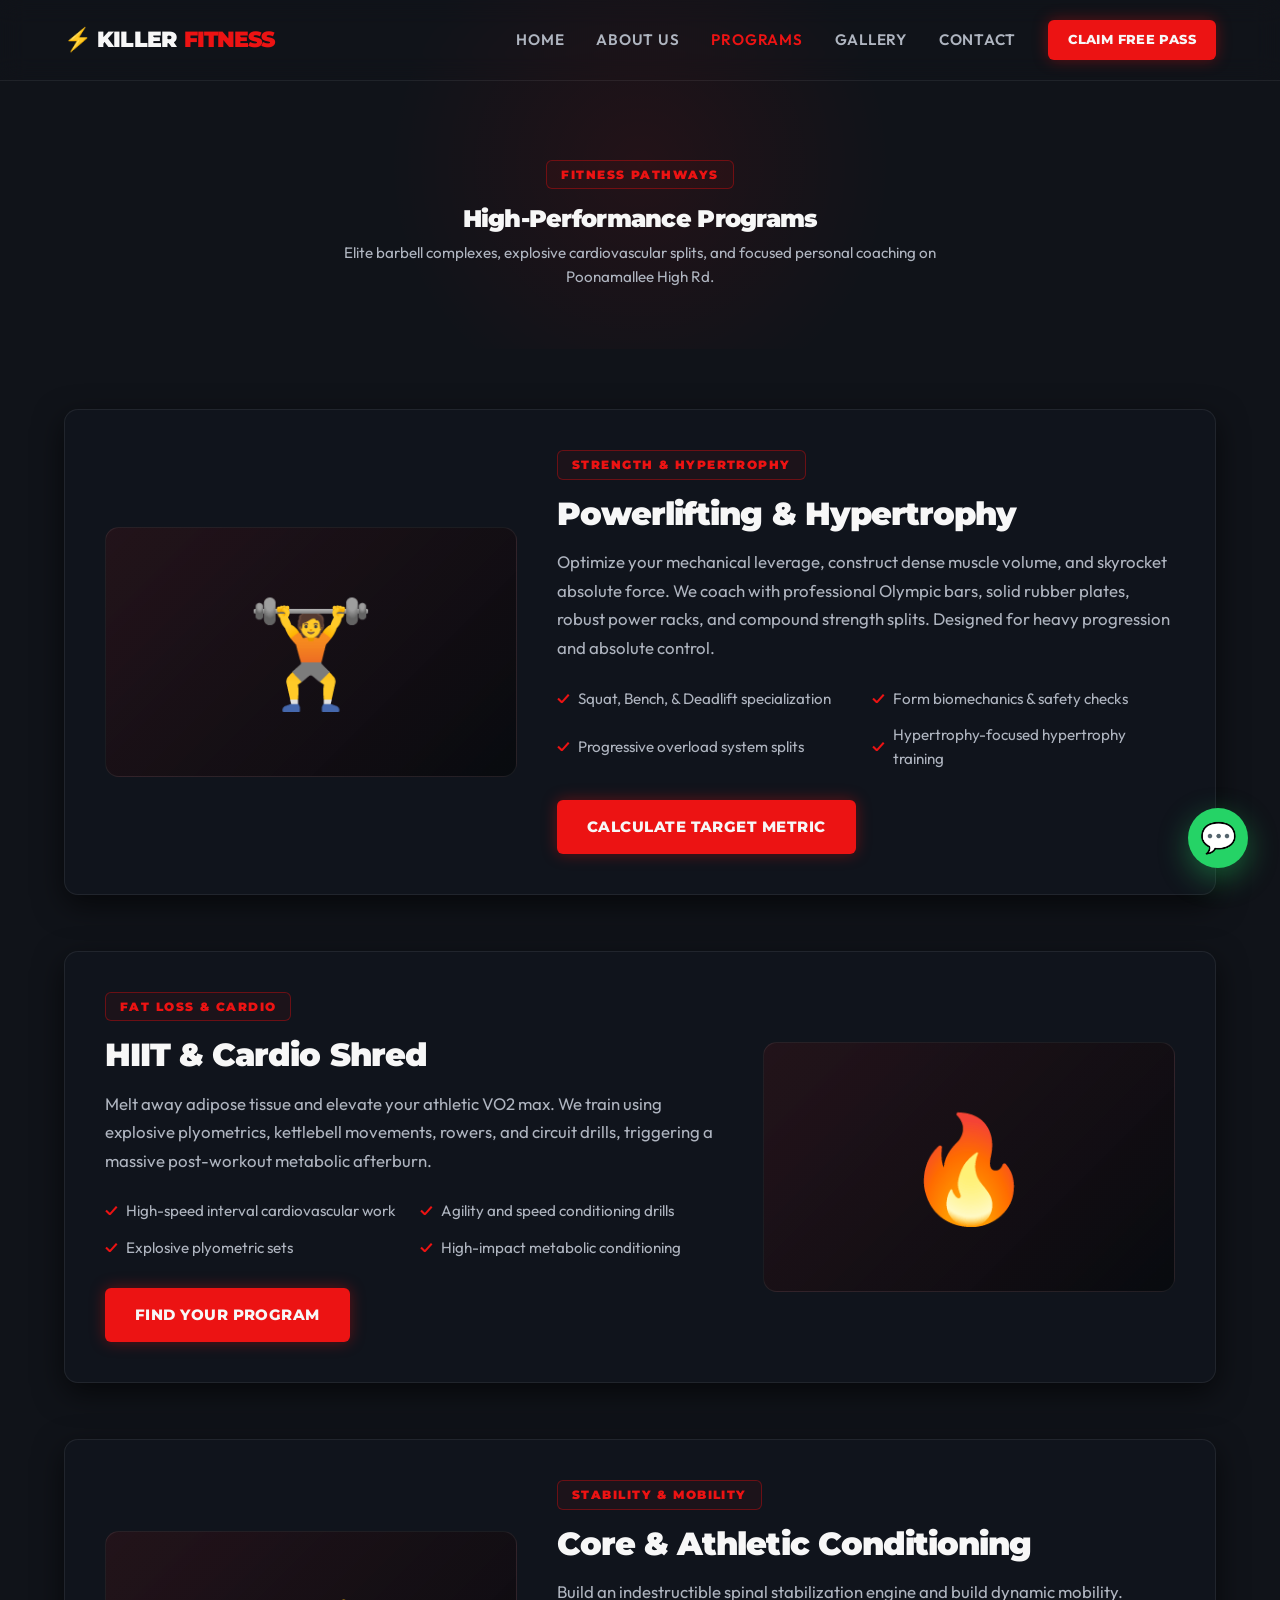
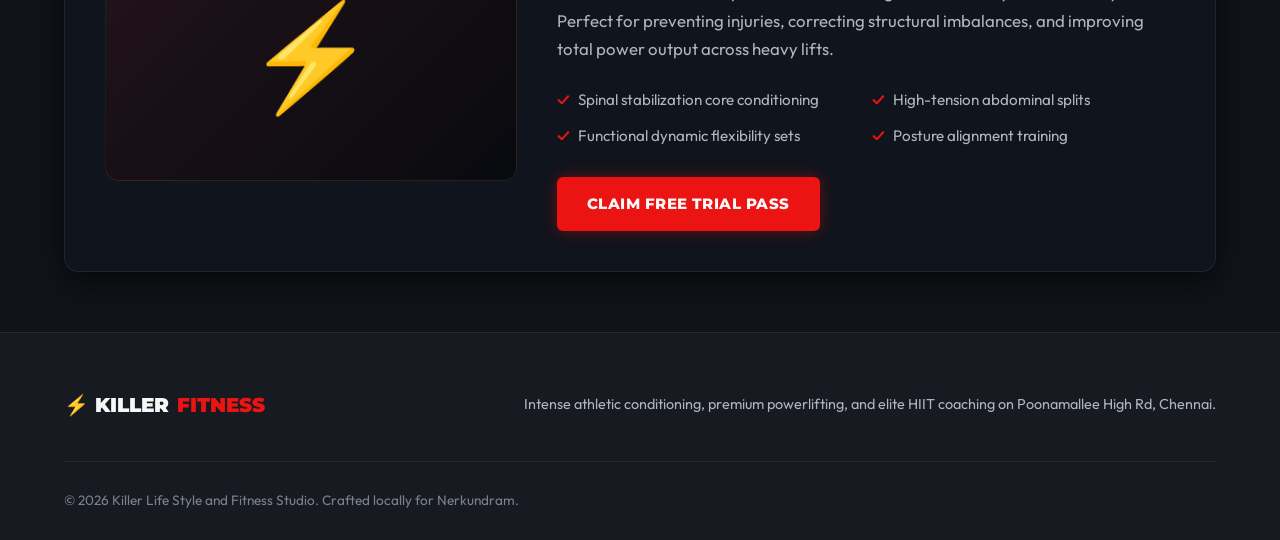
<file: programs.html>
<!DOCTYPE html>
<html lang="en">
<head>
  <script>
    if (window.location.hostname.includes('surge.sh')) {
      window.location.replace('https://killer-fitness.vercel.app/programs.html');
    }
  </script>
  <meta charset="UTF-8">
  <meta name="viewport" content="width=device-width, initial-scale=1.0">
  
  <!-- Primary SEO Meta Tags -->
  <title>Our Programs — Killer Lifestyle & Fitness Studio | Nerkundram, Chennai</title>
  <meta name="description" content="Explore our high-performance programs. Powerlifting, Hypertrophy, HIIT Conditioning, and Core Engine splits. Train under elite Chennai coaches.">
  
  <!-- Tab Icon (Pulsing Lightning Bolt Emoji SVG) -->
  <link rel="icon" href="data:image/svg+xml,<svg xmlns=%22http://www.w3.org/2000/svg%22 viewBox=%220 0 100 100%22><text y=%22.9em%22 font-size=%2290%22>⚡</text></svg>">
  
  <!-- CSS Stylesheet -->
  <link rel="stylesheet" href="css/style.css">
  
  <style>
    .subpage-hero {
      padding-top: 160px;
      padding-bottom: 60px;
      text-align: center;
      position: relative;
      overflow: hidden;
    }
    .subpage-hero::before {
      content: '';
      position: absolute;
      top: -10%;
      left: 50%;
      transform: translateX(-50%);
      width: 600px;
      height: 400px;
      background: radial-gradient(circle, rgba(var(--accent-red-rgb), 0.08) 0%, transparent 70%);
      z-index: -1;
      pointer-events: none;
    }
    .programs-detail {
      padding: 60px 0;
    }
    .detail-grid {
      display: flex;
      flex-direction: column;
      gap: 56px;
    }
    .detail-card {
      display: grid;
      grid-template-columns: 0.8fr 1.2fr;
      gap: 40px;
      padding: 40px;
      align-items: center;
    }
    .detail-card.reverse {
      grid-template-columns: 1.2fr 0.8fr;
    }
    .detail-icon {
      height: 250px;
      display: flex;
      align-items: center;
      justify-content: center;
      font-size: 6.5rem;
      background: linear-gradient(135deg, rgba(var(--accent-red-rgb), 0.08), rgba(0,0,0,0.45));
      border-radius: var(--radius-md);
      border: 1px solid var(--glass-border);
    }
    .detail-info h3 {
      font-size: 2rem;
      margin-bottom: 16px;
    }
    .detail-info p {
      color: var(--text-secondary);
      font-size: 1.05rem;
      margin-bottom: 24px;
      line-height: 1.7;
    }
    .detail-features {
      display: grid;
      grid-template-columns: 1fr 1fr;
      gap: 12px;
      margin-bottom: 28px;
    }
    .detail-features li {
      font-size: 0.95rem;
      color: var(--text-secondary);
      display: flex;
      align-items: center;
      gap: 8px;
    }
    .detail-features li::before {
      content: '✓';
      color: var(--accent-red);
      font-weight: 700;
    }
    @media (max-width: 768px) {
      .detail-card, .detail-card.reverse {
        grid-template-columns: 1fr;
        padding: 24px;
        gap: 24px;
      }
      .detail-icon {
        height: 180px;
        font-size: 4.5rem;
      }
      .detail-info h3 {
        font-size: 1.6rem;
      }
      .detail-features {
        grid-template-columns: 1fr;
        gap: 8px;
      }
      .subpage-hero {
        padding-top: 120px;
        padding-bottom: 40px;
      }
    }
  </style>
</head>
<body>

  <!-- ==========================================
       HEADER & NAVIGATION
       ========================================== -->
  <header class="site-header">
    <div class="container header-container">
      <a href="index.html" class="logo">
        ⚡ Killer <span>Fitness</span>
      </a>
      
      <nav class="nav-menu">
        <a href="index.html" class="nav-link">Home</a>
        <a href="about.html" class="nav-link">About Us</a>
        <a href="programs.html" class="nav-link active">Programs</a>
        <a href="gallery.html" class="nav-link">Gallery</a>
        <a href="contact.html" class="nav-link">Contact</a>
        <a href="index.html#planner" class="btn btn-primary" style="padding: 10px 20px; font-size: 0.8rem; border-radius: var(--radius-sm);">Claim Free Pass</a>
      </nav>
      
      <button class="menu-toggle" aria-label="Toggle Menu">
        <span></span>
        <span></span>
        <span></span>
      </button>
    </div>
  </header>

  <!-- ==========================================
       SUBPAGE HERO
       ========================================== -->
  <section class="subpage-hero">
    <div class="container">
      <span class="section-tag">FITNESS PATHWAYS</span>
      <h1>High-Performance Programs</h1>
      <p class="calc-subtitle" style="max-width: 600px; margin: 8px auto 0 auto;">Elite barbell complexes, explosive cardiovascular splits, and focused personal coaching on Poonamallee High Rd.</p>
    </div>
  </section>

  <!-- ==========================================
       PROGRAMS DETAIL
       ========================================== -->
  <section class="programs-detail">
    <div class="container">
      <div class="detail-grid">
        
        <!-- Program 1: Strength -->
        <div class="detail-card glass-card">
          <div class="detail-icon">🏋️</div>
          <div class="detail-info">
            <span class="section-tag">STRENGTH & HYPERTROPHY</span>
            <h3>Powerlifting & Hypertrophy</h3>
            <p>Optimize your mechanical leverage, construct dense muscle volume, and skyrocket absolute force. We coach with professional Olympic bars, solid rubber plates, robust power racks, and compound strength splits. Designed for heavy progression and absolute control.</p>
            <ul class="detail-features">
              <li>Squat, Bench, & Deadlift specialization</li>
              <li>Form biomechanics & safety checks</li>
              <li>Progressive overload system splits</li>
              <li>Hypertrophy-focused hypertrophy training</li>
            </ul>
            <a href="index.html#planner" class="btn btn-primary">Calculate Target Metric</a>
          </div>
        </div>

        <!-- Program 2: HIIT -->
        <div class="detail-card glass-card reverse">
          <div class="detail-info">
            <span class="section-tag">FAT LOSS & CARDIO</span>
            <h3>HIIT & Cardio Shred</h3>
            <p>Melt away adipose tissue and elevate your athletic VO2 max. We train using explosive plyometrics, kettlebell movements, rowers, and circuit drills, triggering a massive post-workout metabolic afterburn.</p>
            <ul class="detail-features">
              <li>High-speed interval cardiovascular work</li>
              <li>Agility and speed conditioning drills</li>
              <li>Explosive plyometric sets</li>
              <li>High-impact metabolic conditioning</li>
            </ul>
            <a href="index.html#planner" class="btn btn-primary">Find Your Program</a>
          </div>
          <div class="detail-icon">🔥</div>
        </div>

        <!-- Program 3: Core -->
        <div class="detail-card glass-card">
          <div class="detail-icon">⚡</div>
          <div class="detail-info">
            <span class="section-tag">STABILITY & MOBILITY</span>
            <h3>Core & Athletic Conditioning</h3>
            <p>Build an indestructible spinal stabilization engine and build dynamic mobility. Perfect for preventing injuries, correcting structural imbalances, and improving total power output across heavy lifts.</p>
            <ul class="detail-features">
              <li>Spinal stabilization core conditioning</li>
              <li>High-tension abdominal splits</li>
              <li>Functional dynamic flexibility sets</li>
              <li>Posture alignment training</li>
            </ul>
            <a href="index.html#planner" class="btn btn-primary">Claim Free Trial Pass</a>
          </div>
        </div>

      </div>
    </div>
  </section>

  <!-- ==========================================
       FOOTER
       ========================================== -->
  <footer class="site-footer">
    <div class="container">
      <div class="footer-top">
        <div class="footer-logo">
          ⚡ Killer <span>Fitness</span>
        </div>
        <p class="footer-tagline">Intense athletic conditioning, premium powerlifting, and elite HIIT coaching on Poonamallee High Rd, Chennai.</p>
      </div>
      
      <div class="footer-bottom">
        <p>&copy; 2026 Killer Life Style and Fitness Studio. Crafted locally for Nerkundram.</p>
      </div>
    </div>
  </footer>

  <!-- Floating WhatsApp Sticky -->
  <a href="https://wa.me/919999999999?text=Hi%20Killer%20Fitness!%20I'd%20like%20to%20claim%20my%20Free%201-Day%20Trial%20Pass." target="_blank" class="whatsapp-sticky" style="background-color: #25d366;" aria-label="Chat on WhatsApp">
    💬
  </a>

  <!-- JavaScript Toggle -->
  <script>
    document.addEventListener('DOMContentLoaded', () => {
      const menuToggle = document.querySelector('.menu-toggle');
      const navMenu = document.querySelector('.nav-menu');

      if (menuToggle && navMenu) {
        menuToggle.addEventListener('click', () => {
          navMenu.classList.toggle('active');
          const spans = menuToggle.querySelectorAll('span');
          if (navMenu.classList.contains('active')) {
            spans[0].style.transform = 'rotate(45deg) translate(6px, 6px)';
            spans[1].style.opacity = '0';
            spans[2].style.transform = 'rotate(-45deg) translate(6px, -6px)';
          } else {
            spans[0].style.transform = 'none';
            spans[1].style.opacity = '1';
            spans[2].style.transform = 'none';
          }
        });
      }
    });
  </script>
</body>
</html>
</file>
<file: css/style.css>
@import url('https://fonts.googleapis.com/css2?family=Montserrat:wght@400;600;700;800;900&family=Outfit:wght@300;400;500;600;700&display=swap');

/* ==========================================
   CSS CUSTOM PROPERTIES (DESIGN TOKENS)
   ========================================== */
:root {
  /* Color System - Intense Crimson & Carbon Slate */
  --bg-primary: hsl(220, 22%, 8%);
  --bg-secondary: hsl(220, 18%, 11%);
  --bg-tertiary: hsl(220, 15%, 15%);

  --accent-red: hsl(0, 85%, 50%);
  --accent-red-hover: hsl(0, 85%, 42%);
  --accent-red-rgb: 255, 12, 12;

  --accent-dark: hsl(0, 0%, 5%);
  --accent-dark-rgb: 13, 13, 13;

  --text-primary: hsl(0, 0%, 97%);
  --text-secondary: hsl(220, 12%, 72%);
  --text-muted: hsl(220, 8%, 52%);

  /* Glassmorphism Styles */
  --glass-bg: rgba(18, 22, 30, 0.7);
  --glass-border: rgba(255, 255, 255, 0.07);
  --glass-glow: rgba(255, 12, 12, 0.12);

  /* Layout Spacing & Borders */
  --radius-sm: 6px;
  --radius-md: 14px;
  --radius-lg: 22px;
  --radius-full: 9999px;
  --shadow-sm: 0 4px 10px rgba(0, 0, 0, 0.4);
  --shadow-md: 0 10px 30px rgba(0, 0, 0, 0.6);
  --shadow-lg: 0 20px 50px rgba(0, 0, 0, 0.8);

  /* Transitions */
  --transition-fast: 0.15s cubic-bezier(0.4, 0, 0.2, 1);
  --transition-normal: 0.25s cubic-bezier(0.4, 0, 0.2, 1);
  --transition-slow: 0.45s cubic-bezier(0.4, 0, 0.2, 1);

  /* Fonts */
  --font-headings: 'Montserrat', sans-serif;
  --font-body: 'Outfit', sans-serif;
}

/* ==========================================
   RESET & BASE STYLES
   ========================================== */
*,
*::before,
*::after {
  box-sizing: border-box;
  margin: 0;
  padding: 0;
}

html {
  scroll-behavior: smooth;
  font-size: 16px;
  -webkit-font-smoothing: antialiased;
  -moz-osx-font-smoothing: grayscale;
}

body {
  background-color: var(--bg-primary);
  color: var(--text-primary);
  font-family: var(--font-body);
  line-height: 1.6;
  overflow-x: hidden;
}

h1,
h2,
h3,
h4,
h5,
h6 {
  font-family: var(--font-headings);
  font-weight: 900;
  letter-spacing: -0.03em;
  line-height: 1.15;
}

a {
  color: inherit;
  text-decoration: none;
  transition: var(--transition-fast);
}

ul {
  list-style: none;
}

img {
  max-width: 100%;
  height: auto;
  display: block;
}

/* Custom Scrollbar */
::-webkit-scrollbar {
  width: 8px;
}

::-webkit-scrollbar-track {
  background: var(--bg-primary);
}

::-webkit-scrollbar-thumb {
  background: var(--bg-tertiary);
  border-radius: var(--radius-full);
}

::-webkit-scrollbar-thumb:hover {
  background: var(--accent-red);
}

/* ==========================================
   REUSABLE UTILITIES
   ========================================== */
.container {
  width: 100%;
  max-width: 1200px;
  margin: 0 auto;
  padding: 0 24px;
}

.glass-card {
  background: var(--glass-bg);
  border: 1px solid var(--glass-border);
  backdrop-filter: blur(16px);
  -webkit-backdrop-filter: blur(16px);
  border-radius: var(--radius-md);
  box-shadow: var(--shadow-md);
}

.btn {
  display: inline-flex;
  align-items: center;
  justify-content: center;
  gap: 8px;
  padding: 15px 30px;
  font-family: var(--font-headings);
  font-size: 0.95rem;
  font-weight: 800;
  text-transform: uppercase;
  border-radius: var(--radius-sm);
  border: none;
  cursor: pointer;
  transition: var(--transition-normal);
  position: relative;
  overflow: hidden;
  letter-spacing: 0.03em;
}

.btn-primary {
  background-color: var(--accent-red);
  color: var(--text-primary);
  box-shadow: 0 0 15px rgba(var(--accent-red-rgb), 0.35);
}

.btn-primary:hover {
  background-color: var(--accent-red-hover);
  transform: translateY(-2px);
  box-shadow: 0 0 25px rgba(var(--accent-red-rgb), 0.55);
}

.btn-secondary {
  background-color: transparent;
  color: var(--text-primary);
  border: 1.5px solid var(--glass-border);
}

.btn-secondary:hover {
  background-color: rgba(255, 255, 255, 0.04);
  border-color: var(--text-primary);
  transform: translateY(-2px);
}

.text-gradient {
  background: linear-gradient(135deg, var(--text-primary) 30%, var(--accent-red) 100%);
  -webkit-background-clip: text;
  -webkit-text-fill-color: transparent;
  background-clip: text;
}

.section-tag {
  display: inline-block;
  font-family: var(--font-headings);
  font-size: 0.75rem;
  font-weight: 900;
  text-transform: uppercase;
  color: var(--accent-red);
  border: 1px solid rgba(var(--accent-red-rgb), 0.35);
  padding: 4px 14px;
  border-radius: var(--radius-sm);
  margin-bottom: 16px;
  letter-spacing: 0.12em;
  background: rgba(var(--accent-red-rgb), 0.05);
}

/* ==========================================
   HEADER & NAVIGATION
   ========================================== */
.site-header {
  position: fixed;
  top: 0;
  left: 0;
  width: 100%;
  z-index: 100;
  background: rgba(var(--bg-primary), 0.85);
  backdrop-filter: blur(12px);
  -webkit-backdrop-filter: blur(12px);
  border-bottom: 1px solid var(--glass-border);
  transition: var(--transition-normal);
}

.header-container {
  display: flex;
  align-items: center;
  justify-content: space-between;
  height: 80px;
}

.logo {
  display: flex;
  align-items: center;
  gap: 8px;
  font-family: var(--font-headings);
  font-size: 1.4rem;
  font-weight: 900;
  text-transform: uppercase;
  letter-spacing: -0.04em;
}

.logo span {
  color: var(--accent-red);
}

.nav-menu {
  display: flex;
  align-items: center;
  gap: 32px;
}

.nav-link {
  font-size: 0.95rem;
  font-weight: 600;
  color: var(--text-secondary);
  text-transform: uppercase;
  letter-spacing: 0.05em;
}

.nav-link:hover,
.nav-link.active {
  color: var(--accent-red);
}

.menu-toggle {
  display: none;
  flex-direction: column;
  gap: 6px;
  background: none;
  border: none;
  cursor: pointer;
  z-index: 102;
}

.menu-toggle span {
  display: block;
  width: 28px;
  height: 2.5px;
  background-color: var(--text-primary);
  border-radius: var(--radius-full);
  transition: var(--transition-normal);
}

/* ==========================================
   HERO SECTION
   ========================================== */
.hero-section {
  padding-top: 170px;
  padding-bottom: 90px;
  position: relative;
  overflow: hidden;
}

/* Red Geometric Ambient Radial */
.hero-section::before {
  content: '';
  position: absolute;
  top: -25%;
  right: -10%;
  width: 850px;
  height: 850px;
  background: radial-gradient(circle, rgba(var(--accent-red-rgb), 0.07) 0%, transparent 70%);
  z-index: -1;
  pointer-events: none;
}

.hero-grid {
  display: grid;
  grid-template-columns: 1.15fr 0.85fr;
  gap: 64px;
  align-items: center;
}

.hero-content h1 {
  font-size: clamp(2.6rem, 5.5vw, 4.25rem);
  font-weight: 900;
  line-height: 1.05;
  margin-bottom: 24px;
}

.hero-content p {
  font-size: 1.15rem;
  color: var(--text-secondary);
  margin-bottom: 40px;
  max-width: 550px;
}

.hero-cta {
  display: flex;
  align-items: center;
  gap: 16px;
  flex-wrap: wrap;
}

.hero-badge-group {
  display: flex;
  align-items: center;
  gap: 24px;
  margin-top: 56px;
  border-top: 1px solid var(--glass-border);
  padding-top: 24px;
}

.hero-badge {
  display: flex;
  flex-direction: column;
}

.hero-badge .number {
  font-family: var(--font-headings);
  font-size: 2rem;
  font-weight: 900;
  color: var(--accent-red);
  line-height: 1;
}

.hero-badge .label {
  font-size: 0.8rem;
  color: var(--text-secondary);
  text-transform: uppercase;
  letter-spacing: 0.05em;
  margin-top: 4px;
}

/* ==========================================
   INTERACTIVE CALCULATOR / PLANNER
   ========================================== */
.calculator-card {
  padding: 40px;
  position: relative;
  overflow: hidden;
}

.calculator-card::after {
  content: '';
  position: absolute;
  bottom: -20%;
  left: -20%;
  width: 320px;
  height: 320px;
  background: radial-gradient(circle, rgba(var(--accent-red-rgb), 0.03) 0%, transparent 60%);
  pointer-events: none;
}

.calc-title {
  margin-bottom: 8px;
}

.calc-subtitle {
  color: var(--text-secondary);
  font-size: 0.95rem;
  margin-bottom: 32px;
}

.form-row {
  display: grid;
  grid-template-columns: 1fr 1fr;
  gap: 24px;
  margin-bottom: 24px;
}

.input-group {
  display: flex;
  flex-direction: column;
  gap: 8px;
}

.input-label {
  font-size: 0.85rem;
  font-weight: 700;
  color: var(--text-secondary);
  text-transform: uppercase;
  letter-spacing: 0.08em;
}

.input-wrapper {
  position: relative;
  display: flex;
  align-items: center;
}

.form-control {
  width: 100%;
  background: rgba(0, 0, 0, 0.45);
  border: 1px solid var(--glass-border);
  color: var(--text-primary);
  padding: 15px 18px;
  border-radius: var(--radius-sm);
  font-family: var(--font-body);
  font-size: 1rem;
  font-weight: 500;
  transition: var(--transition-fast);
}

.form-control:focus {
  outline: none;
  border-color: var(--accent-red);
  box-shadow: 0 0 10px rgba(var(--accent-red-rgb), 0.18);
}

.input-unit {
  position: absolute;
  right: 18px;
  color: var(--text-muted);
  font-size: 0.9rem;
  font-weight: 700;
}

.btn-select {
  display: flex;
  align-items: center;
  justify-content: center;
  background: rgba(0, 0, 0, 0.45);
  border: 1px solid var(--glass-border);
  color: var(--text-secondary);
  padding: 14px;
  border-radius: var(--radius-sm);
  cursor: pointer;
  font-family: var(--font-body);
  font-weight: 700;
  transition: var(--transition-fast);
  font-size: 0.85rem;
}

.btn-select.active {
  background: rgba(var(--accent-red-rgb), 0.08);
  border-color: var(--accent-red);
  color: var(--accent-red);
}

.goal-selector {
  display: grid;
  grid-template-columns: repeat(4, 1fr);
  gap: 12px;
}

/* Estimar Output Display */
.calc-results {
  margin-top: 32px;
  padding-top: 32px;
  border-top: 1px solid var(--glass-border);
}

.results-grid {
  display: grid;
  grid-template-columns: 1fr 1fr;
  gap: 24px;
  margin-bottom: 28px;
}

.result-box {
  background: rgba(0, 0, 0, 0.3);
  border: 1px solid rgba(255, 255, 255, 0.03);
  padding: 16px;
  border-radius: var(--radius-sm);
  text-align: center;
}

.result-val {
  font-family: var(--font-headings);
  font-size: 2.25rem;
  font-weight: 900;
  color: var(--accent-red);
  line-height: 1.2;
}

.result-label {
  font-size: 0.75rem;
  text-transform: uppercase;
  color: var(--text-secondary);
  letter-spacing: 0.05em;
  margin-top: 4px;
}

/* Recommended Program Card */
.recommendation-alert {
  background: linear-gradient(135deg, rgba(var(--accent-red-rgb), 0.08) 0%, rgba(0, 0, 0, 0.35) 100%);
  border: 1.5px dashed rgba(var(--accent-red-rgb), 0.4);
  padding: 20px 24px;
  border-radius: var(--radius-sm);
  margin-bottom: 28px;
  display: flex;
  align-items: center;
  justify-content: space-between;
  gap: 20px;
}

.recommendation-alert .info {
  display: flex;
  flex-direction: column;
}

.recommendation-alert .tag {
  font-size: 0.7rem;
  text-transform: uppercase;
  font-weight: 900;
  letter-spacing: 0.1em;
  color: var(--accent-red);
}

.recommendation-alert .program-name {
  font-family: var(--font-headings);
  font-size: 1.15rem;
  font-weight: 800;
  margin-top: 2px;
}

.recommendation-alert .program-desc {
  font-size: 0.85rem;
  color: var(--text-secondary);
  margin-top: 4px;
}

.recommendation-alert .icon {
  font-size: 2rem;
  opacity: 0.9;
}

/* Dynamic WhatsApp Link CTA */
.cta-btn-whatsapp {
  width: 100%;
  background: linear-gradient(135deg, #128c7e 0%, #25d366 100%);
  color: white;
  border: none;
  font-weight: 800;
  box-shadow: 0 8px 24px rgba(37, 211, 102, 0.25);
  animation: pulse-whatsapp 2s infinite;
}

.cta-btn-whatsapp:hover {
  background: #25d366;
  transform: translateY(-2px);
  box-shadow: 0 12px 30px rgba(37, 211, 102, 0.45);
}

@keyframes pulse-whatsapp {
  0% {
    box-shadow: 0 0 0 0 rgba(37, 211, 102, 0.6);
  }

  70% {
    box-shadow: 0 0 0 12px rgba(37, 211, 102, 0);
  }

  100% {
    box-shadow: 0 0 0 0 rgba(37, 211, 102, 0);
  }
}

/* ==========================================
   PROGRAMS / SERVICES
   ========================================== */
.programs-section {
  padding: 100px 0;
  position: relative;
}

.section-header {
  text-align: center;
  max-width: 600px;
  margin: 0 auto 64px auto;
}

.section-header h2 {
  font-size: 2.5rem;
  font-weight: 900;
}

.section-header p {
  color: var(--text-secondary);
  margin-top: 12px;
  font-size: 1.05rem;
}

.programs-grid {
  display: grid;
  grid-template-columns: repeat(3, 1fr);
  gap: 32px;
}

.program-card {
  padding: 40px 32px;
  display: flex;
  flex-direction: column;
  height: 100%;
  transition: var(--transition-normal);
  position: relative;
  overflow: hidden;
}

.program-card::before {
  content: '';
  position: absolute;
  top: 0;
  left: 0;
  width: 100%;
  height: 3px;
  background: linear-gradient(90deg, transparent, var(--accent-red), transparent);
  opacity: 0;
  transition: var(--transition-normal);
}

.program-card:hover {
  transform: translateY(-8px);
  border-color: rgba(var(--accent-red-rgb), 0.25);
  box-shadow: 0 15px 35px rgba(0, 0, 0, 0.7), 0 0 20px rgba(var(--accent-red-rgb), 0.05);
}

.program-card:hover::before {
  opacity: 1;
}

.program-icon {
  width: 56px;
  height: 56px;
  background: rgba(255, 255, 255, 0.02);
  border: 1px solid var(--glass-border);
  border-radius: var(--radius-sm);
  display: flex;
  align-items: center;
  justify-content: center;
  font-size: 1.8rem;
  margin-bottom: 24px;
  transition: var(--transition-fast);
}

.program-card:hover .program-icon {
  background: rgba(var(--accent-red-rgb), 0.1);
  border-color: var(--accent-red);
  color: var(--accent-red);
  transform: scale(1.05);
}

.program-card h3 {
  font-size: 1.35rem;
  margin-bottom: 12px;
}

.program-card p {
  color: var(--text-secondary);
  font-size: 0.95rem;
  line-height: 1.6;
  margin-bottom: 24px;
  flex-grow: 1;
}

.program-features {
  display: flex;
  flex-direction: column;
  gap: 10px;
  margin-bottom: 32px;
}

.program-features li {
  font-size: 0.85rem;
  color: var(--text-secondary);
  display: flex;
  align-items: center;
  gap: 8px;
}

.program-features li::before {
  content: '✓';
  color: var(--accent-red);
  font-weight: 700;
}

/* ==========================================
   LOCATION & STUDIO INFORMATION
   ========================================== */
.location-section {
  padding: 100px 0;
  background: linear-gradient(180deg, var(--bg-primary) 0%, var(--bg-secondary) 100%);
  position: relative;
}

.location-grid {
  display: grid;
  grid-template-columns: 1fr 1fr;
  gap: 64px;
  align-items: center;
}

.studio-info {
  display: flex;
  flex-direction: column;
}

.info-cards {
  display: grid;
  grid-template-columns: 1fr 1fr;
  gap: 20px;
  margin-top: 32px;
}

.info-card {
  padding: 24px;
  display: flex;
  flex-direction: column;
  gap: 12px;
  background: rgba(0, 0, 0, 0.3);
  border: 1px solid var(--glass-border);
  border-radius: var(--radius-md);
}

.info-card .icon {
  font-size: 1.5rem;
  color: var(--accent-red);
}

.info-card h4 {
  font-size: 1.05rem;
  font-weight: 700;
}

.info-card p {
  font-size: 0.9rem;
  color: var(--text-secondary);
  line-height: 1.5;
}

/* Google Maps container */
.map-card {
  height: 450px;
  overflow: hidden;
  border-radius: var(--radius-lg);
  position: relative;
}

.map-card iframe {
  width: 100%;
  height: 100%;
  border: none;
  filter: grayscale(1) invert(0.9) contrast(1.2);
  /* Dark Map Styling */
  opacity: 0.95;
  transition: var(--transition-normal);
}

.map-card:hover iframe {
  filter: none;
  opacity: 1;
}

/* ==========================================
   FOOTER
   ========================================== */
.site-footer {
  background-color: var(--bg-secondary);
  border-top: 1px solid var(--glass-border);
  padding: 56px 0 28px 0;
}

.footer-top {
  display: flex;
  align-items: center;
  justify-content: space-between;
  padding-bottom: 40px;
  border-bottom: 1px solid var(--glass-border);
  margin-bottom: 28px;
}

.footer-logo {
  display: flex;
  align-items: center;
  gap: 8px;
  font-family: var(--font-headings);
  font-size: 1.25rem;
  font-weight: 900;
  text-transform: uppercase;
}

.footer-logo span {
  color: var(--accent-red);
}

.footer-tagline {
  font-size: 0.9rem;
  color: var(--text-secondary);
}

.footer-bottom {
  display: flex;
  align-items: center;
  justify-content: space-between;
  font-size: 0.85rem;
  color: var(--text-muted);
}

/* Sticky Mobile Quick Actions */
.whatsapp-sticky {
  position: fixed;
  bottom: 32px;
  right: 32px;
  width: 60px;
  height: 60px;
  background-color: #25d366;
  border-radius: var(--radius-full);
  display: flex;
  align-items: center;
  justify-content: center;
  color: white;
  font-size: 1.85rem;
  box-shadow: 0 10px 30px rgba(37, 211, 102, 0.4);
  z-index: 99;
  transition: var(--transition-normal);
}

.whatsapp-sticky:hover {
  transform: scale(1.1) rotate(10deg);
  box-shadow: 0 15px 40px rgba(37, 211, 102, 0.6);
}

/* ==========================================
   RESPONSIVE DESIGN (MEDIA QUERIES)
   ========================================== */
@media (max-width: 1024px) {
  .hero-grid {
    grid-template-columns: 1fr;
    gap: 48px;
    text-align: center;
  }

  .hero-content p {
    margin: 0 auto 40px auto;
  }

  .hero-cta {
    justify-content: center;
  }

  .hero-badge-group {
    justify-content: center;
  }

  .programs-grid {
    grid-template-columns: repeat(2, 1fr);
    gap: 24px;
  }

  .location-grid {
    grid-template-columns: 1fr;
    gap: 48px;
  }
}

@media (max-width: 768px) {
  .menu-toggle {
    display: flex;
  }

  .nav-menu {
    position: fixed;
    top: 0;
    right: -100%;
    width: 80%;
    height: 100vh;
    background: var(--bg-secondary);
    border-left: 1px solid var(--glass-border);
    flex-direction: column;
    justify-content: center;
    gap: 40px;
    z-index: 101;
    transition: var(--transition-normal);
  }

  .nav-menu.active {
    right: 0;
  }

  .programs-grid {
    grid-template-columns: 1fr;
    gap: 24px;
  }

  .form-row {
    grid-template-columns: 1fr;
    gap: 20px;
  }

  .goal-selector {
    grid-template-columns: repeat(2, 1fr);
  }

  .results-grid {
    grid-template-columns: 1fr;
    gap: 16px;
  }

  .recommendation-alert {
    flex-direction: column;
    text-align: center;
  }

  .info-cards {
    grid-template-columns: 1fr;
  }

  .footer-top {
    flex-direction: column;
    gap: 20px;
    text-align: center;
  }

  .footer-bottom {
    flex-direction: column;
    gap: 12px;
    text-align: center;
  }

  .whatsapp-sticky {
    bottom: 24px;
    right: 24px;
    width: 50px;
    height: 50px;
    font-size: 1.5rem;
  }
}
</file>
